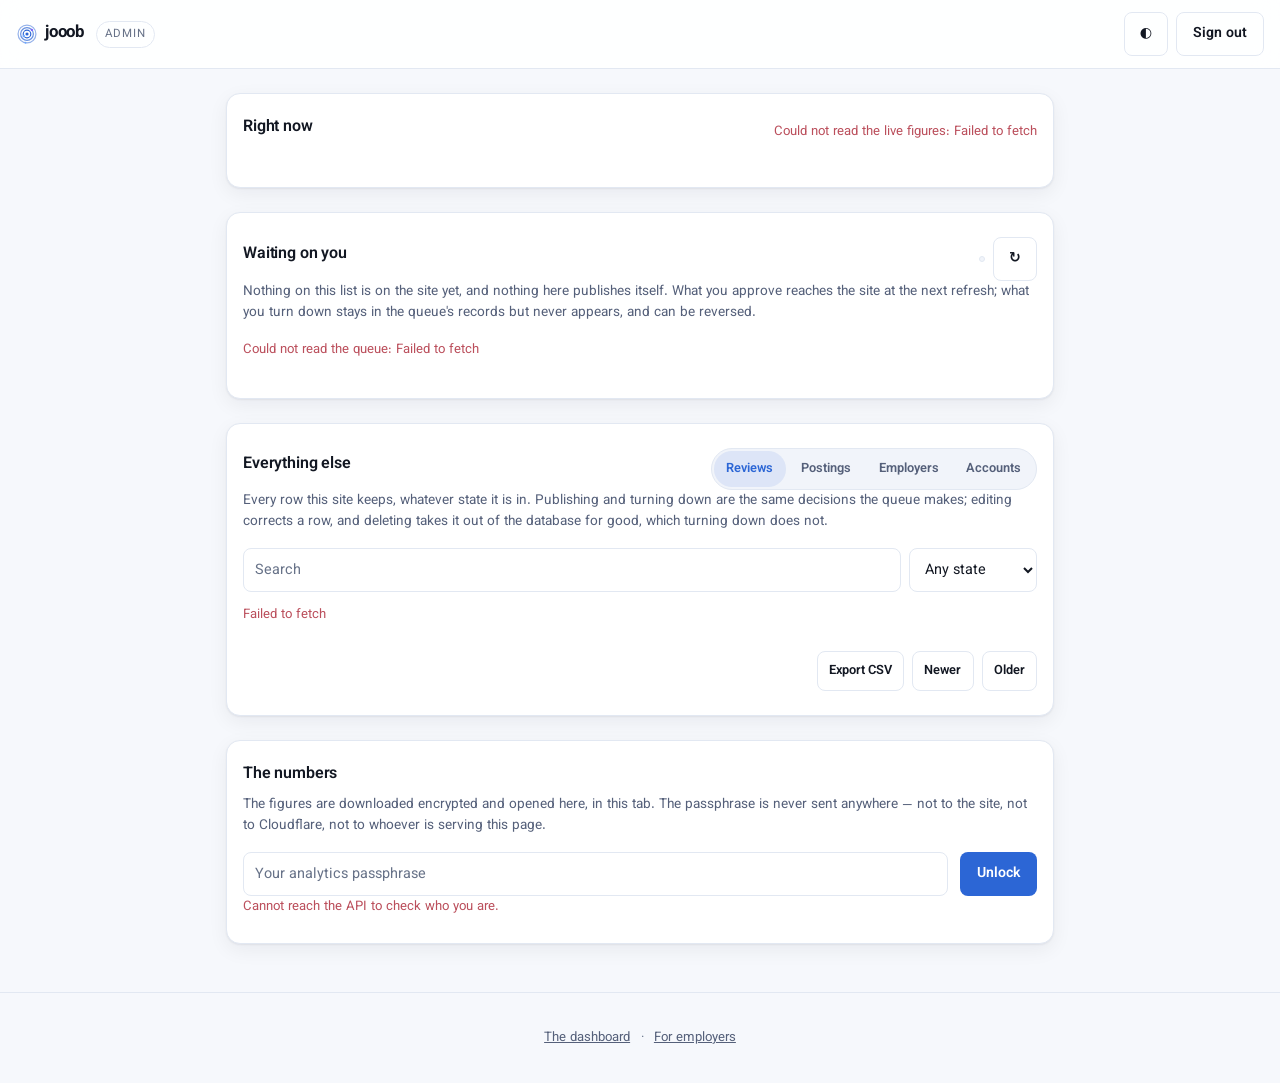
<file: admin/index.html>
<!doctype html>
<html lang="en" dir="ltr" data-theme="dark">
<head>
<meta charset="utf-8">
<meta name="viewport" content="width=device-width, initial-scale=1, viewport-fit=cover">
<meta name="color-scheme" content="dark light">
<title>jooob — admin</title>
<meta name="robots" content="noindex,nofollow">

<link rel="preconnect" href="https://fonts.googleapis.com">
<link rel="preconnect" href="https://fonts.gstatic.com" crossorigin>
<link rel="stylesheet" href="https://fonts.googleapis.com/css2?family=Vazirmatn:wght@300;400;500;600;700&family=JetBrains+Mono:wght@400;500&display=swap">
<link rel="stylesheet" href="/base.css?v=5ae010a0">
<link rel="stylesheet" href="/admin.css?v=4b5c2531">
<link rel="icon" type="image/svg+xml" href="data:image/svg+xml,%3Csvg xmlns='http://www.w3.org/2000/svg' viewBox='0 0 32 32'%3E%3Ccircle cx='16' cy='16' r='9.5' fill='none' stroke='%236ea8ff' stroke-width='3.25'/%3E%3Ccircle cx='16' cy='16' r='4' fill='%236ea8ff'/%3E%3Ccircle cx='7.8' cy='20.8' r='3' fill='%237c5cff'/%3E%3Ccircle cx='24.2' cy='11.2' r='3' fill='%237c5cff'/%3E%3C/svg%3E">

<script>
/* One account may read this page, so it starts hidden and admin.js reveals it
   once the API has said who this is. Painting first would show a stranger a box
   to guess a passphrase into, which is the one attack the design cannot answer.
   The timer is the failsafe against a check that never returns. */
document.documentElement.dataset.gate = 'checking';
setTimeout(function () { delete document.documentElement.dataset.gate; }, 5000);
</script>
<script>
/* Before the first paint, not after: the document ships dark, so a visitor who
   chose light used to watch the page arrive dark and turn. The scripts that own
   the toggle load at the end of the body, which is far too late to decide this. */
try {
  var t = localStorage.getItem('jooob.theme');
  document.documentElement.dataset.theme = t
    || (matchMedia('(prefers-color-scheme: light)').matches ? 'light' : 'dark');
} catch (e) { /* a blocked store just means the default stands */ }
</script>
</head>
<body class="ui-body">

<header class="ui-top">
  <a class="ui-brand" href="/"><svg class="brand-orbits" viewBox="0 0 64 64" aria-hidden="true">
      <style>.orb{transform-origin:32px 32px;transform-box:view-box;animation:rev linear infinite}
      .o1{animation-duration:28s}.o2{animation-duration:46s;animation-direction:reverse}
      .o3{animation-duration:72s}@keyframes rev{to{transform:rotate(360deg)}}
      @media (prefers-reduced-motion:reduce){.orb{animation:none}}</style>
      <g fill="none" stroke="currentColor" stroke-width="3.5">
        <circle cx="32" cy="32" r="11"/><circle cx="32" cy="32" r="18.5" opacity=".72"/>
        <circle cx="32" cy="32" r="26" opacity=".5"/></g>
      <circle cx="32" cy="32" r="4.5" fill="currentColor"/>
      <g class="orb o1"><circle cx="22.5" cy="37.5" r="3.6" fill="#6ea8ff"/></g>
      <g class="orb o2"><circle cx="46.2" cy="20.1" r="3.2" fill="#7c5cff"/></g>
      <g class="orb o3"><circle cx="27.5" cy="57.6" r="2.8" fill="#6ea8ff"/></g>
    </svg><span>jooob</span></a>
  <span class="ui-kicker">admin</span>
  <div class="ui-who">
    <span class="ui-row-meta" id="me"></span>
    <button type="button" class="btn ghost icon" id="theme-btn" aria-label="Switch theme">◐</button>
    <button type="button" class="btn ghost" id="signout">Sign out</button>
  </div>
</header>

<main class="ui-main">
    <h1 class="sr-only">Admin</h1>

  <section class="ui-card" id="live-card">
    <div class="ui-card-head">
      <h2 class="ui-h2">Right now</h2>
      <p class="ui-said" id="live-said" role="status"></p>
    </div>
    <div class="stat-grid" id="live-totals"></div>
    <div class="sparks" id="live-charts"></div>
  </section>

  <section class="ui-card" id="queue-card">
    <div class="ui-card-head">
      <h2 class="ui-h2">Waiting on you</h2>
      <div class="queue-tools">
        <div class="seg" id="queue-switch" role="group" aria-label="Which queue"></div>
        <button type="button" class="btn ghost icon" id="queue-refresh"
                aria-label="Check again" title="Check again">&#8635;</button>
      </div>
    </div>
    <p class="ui-sub">
      Nothing on this list is on the site yet, and nothing here publishes itself.
      What you approve reaches the site at the next refresh; what you turn down
      stays in the queue's records but never appears, and can be reversed.
    </p>
    <p class="ui-said" id="queue-said" role="status"></p>
    <ul class="ui-list queue" id="queue-list"></ul>
  </section>

  <section class="ui-card" id="manage-card">
    <div class="ui-card-head">
      <h2 class="ui-h2">Everything else</h2>
      <div class="queue-tools">
        <div class="seg" id="manage-switch" role="group" aria-label="Which records"></div>
      </div>
    </div>
    <p class="ui-sub">
      Every row this site keeps, whatever state it is in. Publishing and turning
      down are the same decisions the queue makes; editing corrects a row, and
      deleting takes it out of the database for good, which turning down does
      not.
    </p>

    <div class="manage-controls">
      <label class="sr-only" for="manage-q">Search</label>
      <input class="field" id="manage-q" type="search" placeholder="Search" autocomplete="off">
      <label class="sr-only" for="manage-state">State</label>
      <select class="field" id="manage-state"></select>
      <button type="button" class="btn ghost" id="manage-add">Write a posting</button>
    </div>

    <div id="manage-add-host"></div>
    <div class="manage-bulk" id="manage-bulk" hidden></div>
    <p class="ui-said" id="manage-said" role="status"></p>
    <div class="grid-wrap">
      <table class="grid">
        <thead id="manage-head"></thead>
        <tbody id="manage-rows"></tbody>
      </table>
    </div>
    <div class="manage-pager">
      <button type="button" class="btn ghost sm" id="manage-csv">Export CSV</button>
      <button type="button" class="btn ghost sm" id="manage-prev">Newer</button>
      <button type="button" class="btn ghost sm" id="manage-next">Older</button>
    </div>
  </section>

  <section class="ui-card" id="unlock-card">
    <h2 class="ui-h2">The numbers</h2>
    <p class="ui-sub">
      The figures are downloaded encrypted and opened here, in this tab. The
      passphrase is never sent anywhere — not to the site, not to Cloudflare, not
      to whoever is serving this page.
    </p>
    <form class="ui-form inline" id="unlock-form">
      <label class="sr-only" for="pass">Passphrase</label>
      <input class="field" id="pass" type="password" required minlength="16"
             autocomplete="current-password" placeholder="Your analytics passphrase">
      <button type="submit" class="btn primary" id="unlock">Unlock</button>
    </form>
    <p class="ui-said" id="unlock-said" role="status"></p>
  </section>

  <div id="report" hidden>
    <section class="ui-card">
      <h2 class="ui-h2">Where things stand</h2>
      <div class="stat-grid" id="totals"></div>
      <p class="ui-sub" id="built"></p>
    </section>

    <section class="ui-card">
      <h2 class="ui-h2">Visits</h2>
      <div class="bars" id="visits"></div>
    </section>

    <section class="ui-card">
      <div class="ui-card-head">
        <h2 class="ui-h2" id="top-head">What people looked for</h2>
        <div class="seg" id="top-switch" role="group" aria-label="Which list"></div>
      </div>
      <ol class="rank" id="top-list"></ol>
    </section>

    <section class="ui-card">
      <div class="ui-card-head">
        <h2 class="ui-h2">Signed-in seekers</h2>
        <button type="button" class="btn ghost" id="load-people">Load the private archive</button>
      </div>
      <p class="ui-sub">
        Addresses against skills and searches, for the people who signed in and
        asked us to remember them — which happens when they save a skill or a
        job, not when they sign in. This half is never published: it comes from a
        private bucket, needs an admin session, and is encrypted on top of both.
        It is sealed by the scheduled run, so it is up to a few hours behind the
        lists above.
      </p>
      <p class="ui-said" id="people-said" role="status"></p>
      <ul class="ui-list" id="people-list"></ul>
    </section>
  </div>
</main>

<footer class="ui-foot">
  <a href="/">The dashboard</a> · <a href="/employer">For employers</a>
</footer>

<script src="/admin.js?v=41af81e9"></script>
</body>
</html>
</file>
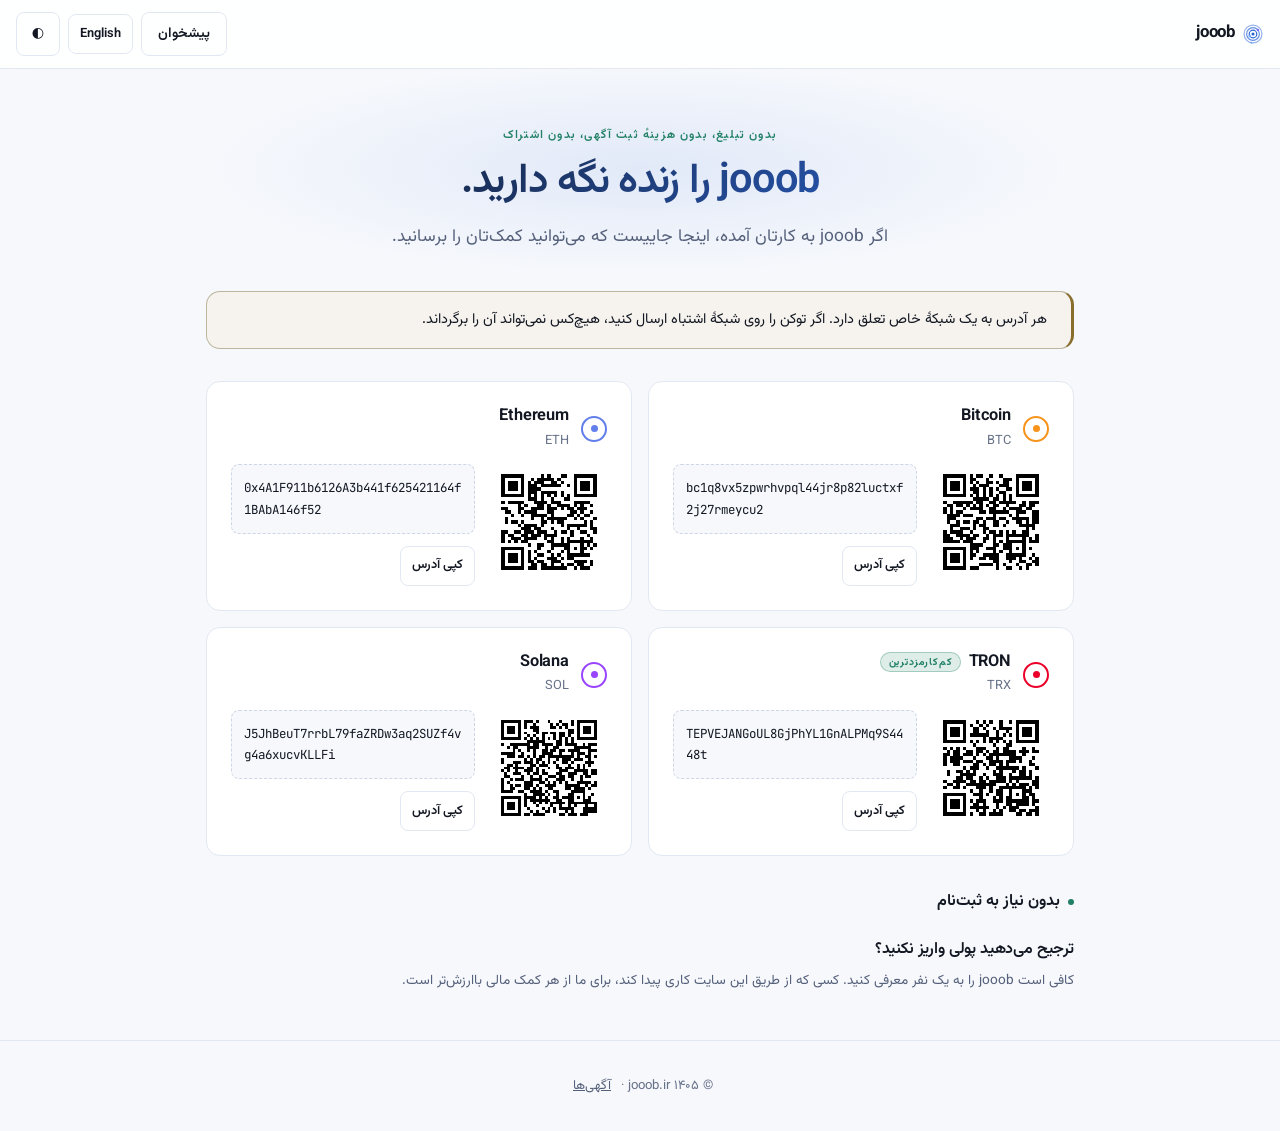
<file: donate/index.html>
<!doctype html>
<html lang="fa" dir="rtl" data-theme="dark">
<head>
<meta charset="utf-8">
<meta name="viewport" content="width=device-width, initial-scale=1, viewport-fit=cover">
<meta name="color-scheme" content="dark light">
<title data-i18n="donate.docTitle">jooob — حمایت مالی</title>
<meta name="description" data-i18n-attr="content:donate.docDescription" content="jooob رایگان است و رایگان می‌ماند.">
<link rel="canonical" href="https://jooob.ir/donate/">
<meta property="og:type" content="website">
<meta property="og:site_name" content="jooob">
<meta property="og:title" data-i18n-attr="content:donate.docTitle" content="jooob — حمایت مالی">
<meta property="og:description" data-i18n-attr="content:donate.docDescription" content="jooob رایگان است و رایگان می‌ماند.">
<meta property="og:url" content="https://jooob.ir/donate/">
<meta property="og:image" content="https://jooob.ir/og.png">
<meta property="og:image:width" content="1200">
<meta property="og:image:height" content="630">
<meta name="twitter:card" content="summary_large_image">
<meta name="twitter:title" data-i18n-attr="content:donate.docTitle" content="jooob — حمایت مالی">
<meta name="twitter:description" data-i18n-attr="content:donate.docDescription" content="jooob رایگان است و رایگان می‌ماند.">
<meta name="twitter:image" content="https://jooob.ir/og.png">
<link rel="preconnect" href="https://fonts.googleapis.com">
<link rel="preconnect" href="https://fonts.gstatic.com" crossorigin>
<link rel="stylesheet" href="https://fonts.googleapis.com/css2?family=Vazirmatn:wght@300;400;500;600;700&family=JetBrains+Mono:wght@400;500&display=swap">
<link rel="stylesheet" href="/base.css?v=5ae010a0">
<link rel="stylesheet" href="/donate.css?v=70e7d82d">
<link rel="icon" type="image/svg+xml" href="data:image/svg+xml,%3Csvg xmlns='http://www.w3.org/2000/svg' viewBox='0 0 32 32'%3E%3Ccircle cx='16' cy='16' r='9.5' fill='none' stroke='%236ea8ff' stroke-width='3.25'/%3E%3Ccircle cx='16' cy='16' r='4' fill='%236ea8ff'/%3E%3Ccircle cx='7.8' cy='20.8' r='3' fill='%237c5cff'/%3E%3Ccircle cx='24.2' cy='11.2' r='3' fill='%237c5cff'/%3E%3C/svg%3E">
<script src="/i18n.js?v=9bc6a762"></script>
</head>
<body class="ui-body">

<header class="ui-top">
  <a class="ui-brand" href="/"><svg class="brand-orbits" viewBox="0 0 64 64" aria-hidden="true">
      <style>.orb{transform-origin:32px 32px;transform-box:view-box;animation:rev linear infinite}
      .o1{animation-duration:28s}.o2{animation-duration:46s;animation-direction:reverse}
      .o3{animation-duration:72s}@keyframes rev{to{transform:rotate(360deg)}}
      @media (prefers-reduced-motion:reduce){.orb{animation:none}}</style>
      <g fill="none" stroke="currentColor" stroke-width="3.5">
        <circle cx="32" cy="32" r="11"/><circle cx="32" cy="32" r="18.5" opacity=".72"/>
        <circle cx="32" cy="32" r="26" opacity=".5"/></g>
      <circle cx="32" cy="32" r="4.5" fill="currentColor"/>
      <g class="orb o1"><circle cx="22.5" cy="37.5" r="3.6" fill="#6ea8ff"/></g>
      <g class="orb o2"><circle cx="46.2" cy="20.1" r="3.2" fill="#7c5cff"/></g>
      <g class="orb o3"><circle cx="27.5" cy="57.6" r="2.8" fill="#6ea8ff"/></g>
    </svg><span>jooob</span></a>
  <div class="ui-who">
    <a class="btn ghost" href="/dashboard" data-i18n="nav.dashboard">پیشخوان</a>
    <button type="button" class="btn ghost sm" data-lang-switch lang="en">English</button>
    <button type="button" class="btn ghost icon" id="theme-btn"
            data-i18n-attr="aria-label:nav.theme" aria-label="تغییر تم">◐</button>
  </div>
</header>

<main class="ui-main dn-main">

  <section class="dn-hero">
    <p class="dn-eyebrow" data-i18n="donate.eyebrow">بدون تبلیغ، بدون هزینهٔ ثبت آگهی، بدون اشتراک</p>
    <h1 class="ui-h1" data-i18n="donate.heading">jooob را زنده نگه دارید.</h1>
    <p class="dn-lede" data-i18n="donate.lede">اگر jooob به کارتان آمده، اینجا جاییست که می‌توانید کمک‌تان را برسانید.</p>
  </section>

  <!-- Network before coin, always. The commonest way to lose a donation is to
       send a token on one chain to an address that lives on another, and the
       only defence is to make the chain the first thing read. -->
  <p class="dn-warn" role="note" data-i18n="donate.warnBody">هر آدرس به یک شبکهٔ خاص تعلق دارد. اگر توکن را روی شبکهٔ اشتباه ارسال کنید، هیچ‌کس نمی‌تواند آن را برگرداند.</p>

  <section class="dn-grid">

    <article class="dn-card" style="--net: #f7931a">
      <header class="dn-card-head">
        <span class="dn-ring" aria-hidden="true"></span>
        <div class="dn-titles">
          <h2 class="dn-net">Bitcoin</h2>
          <p class="dn-takes" data-i18n="donate.takes.btc">BTC</p>
        </div>
      </header>
      <div class="dn-body">
        <img class="dn-qr" src="/qr/btc.svg" alt="" width="116" height="116"
             loading="lazy" decoding="async">
        <div class="dn-side">
          <p class="dn-addr" id="addr-btc" dir="ltr">bc1q8vx5zpwrhvpql44jr8p82luctxf2j27rmeycu2</p>
          <button type="button" class="btn ghost sm dn-copy" data-copy="addr-btc"
                  data-i18n="donate.copy">کپی آدرس</button>
        </div>
      </div>
    </article>

    <article class="dn-card" style="--net: #627eea">
      <header class="dn-card-head">
        <span class="dn-ring" aria-hidden="true"></span>
        <div class="dn-titles">
          <h2 class="dn-net">Ethereum</h2>
          <p class="dn-takes" data-i18n="donate.takes.eth">ETH</p>
        </div>
      </header>
      <div class="dn-body">
        <img class="dn-qr" src="/qr/eth.svg" alt="" width="116" height="116"
             loading="lazy" decoding="async">
        <div class="dn-side">
          <p class="dn-addr" id="addr-eth" dir="ltr">0x4A1F911b6126A3b441f625421164f1BAbA146f52</p>
          <button type="button" class="btn ghost sm dn-copy" data-copy="addr-eth"
                  data-i18n="donate.copy">کپی آدرس</button>
        </div>
      </div>
    </article>

    <article class="dn-card dn-pick" style="--net: #eb0029">
      <header class="dn-card-head">
        <span class="dn-ring" aria-hidden="true"></span>
        <div class="dn-titles">
          <h2 class="dn-net">TRON <span class="dn-tag" data-i18n="donate.cheapest">کم‌کارمزدترین</span></h2>
          <p class="dn-takes" data-i18n="donate.takes.trx">TRX</p>
        </div>
      </header>
      <div class="dn-body">
        <img class="dn-qr" src="/qr/trx.svg" alt="" width="116" height="116"
             loading="lazy" decoding="async">
        <div class="dn-side">
          <p class="dn-addr" id="addr-trx" dir="ltr">TEPVEJANGoUL8GjPhYL1GnALPMq9S4448t</p>
          <button type="button" class="btn ghost sm dn-copy" data-copy="addr-trx"
                  data-i18n="donate.copy">کپی آدرس</button>
        </div>
      </div>
    </article>

    <article class="dn-card" style="--net: #9945ff">
      <header class="dn-card-head">
        <span class="dn-ring" aria-hidden="true"></span>
        <div class="dn-titles">
          <h2 class="dn-net">Solana</h2>
          <p class="dn-takes" data-i18n="donate.takes.sol">SOL</p>
        </div>
      </header>
      <div class="dn-body">
        <img class="dn-qr" src="/qr/sol.svg" alt="" width="116" height="116"
             loading="lazy" decoding="async">
        <div class="dn-side">
          <p class="dn-addr" id="addr-sol" dir="ltr">J5JhBeuT7rrbL79faZRDw3aq2SUZf4vg4a6xucvKLLFi</p>
          <button type="button" class="btn ghost sm dn-copy" data-copy="addr-sol"
                  data-i18n="donate.copy">کپی آدرس</button>
        </div>
      </div>
    </article>

  </section>

  <section class="dn-note">
    <!-- a claim rather than a heading: the paragraph that used to sit under it
         was cut, and an <h2> with nothing beneath it reads as a broken section -->
    <p class="dn-claim" data-i18n="donate.anonHeading">بدون نیاز به ثبت‌نام</p>
    <h2 class="ui-h2" data-i18n="donate.shareHeading">ترجیح می‌دهید پولی واریز نکنید؟</h2>
    <p class="ui-sub" data-i18n="donate.shareBody">کافی است jooob را به یک نفر معرفی کنید. کسی که از طریق این سایت کاری پیدا کند، برای ما از هر کمک مالی باارزش‌تر است.</p>
  </section>

</main>

<footer class="ui-foot">
  <span data-i18n="footer.copyright">© ۱۴۰۵ jooob.ir</span> ·
  <a href="/feeds" data-i18n="nav.feeds">آگهی‌ها</a>
</footer>

<script src="/donate.js?v=ed3ba048"></script>
</body>
</html>
</file>
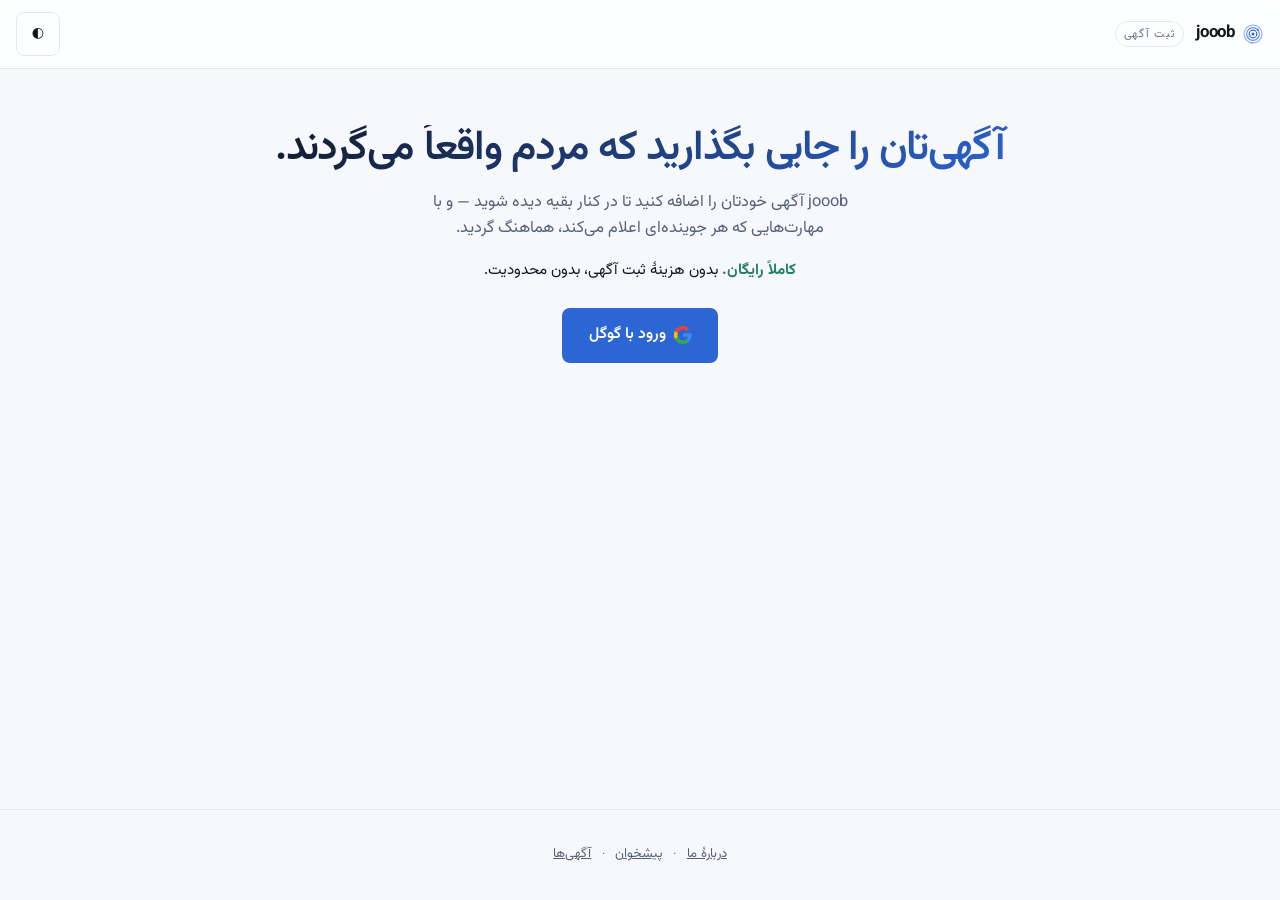
<file: employer/index.html>
<!doctype html>
<html lang="fa" dir="rtl" data-theme="dark">
<head>
<meta charset="utf-8">
<meta name="viewport" content="width=device-width, initial-scale=1, viewport-fit=cover">
<meta name="color-scheme" content="dark light">
<script src="/i18n.js?v=9bc6a762"></script>
<title data-i18n="employer.docTitle">jooob — ثبت رایگان آگهی شغلی</title>
<meta name="description" content="Post your open roles on jooob for free. Sign in with Google, claim your company, and your listing appears beside everything we scrape.">
<link rel="canonical" href="https://jooob.ir/employer/">
<meta property="og:type" content="website">
<meta property="og:site_name" content="jooob">
<meta property="og:title" content="Post a job free on jooob">
<meta property="og:description" content="Post your open roles on jooob for free. Sign in with Google, claim your company, and your listing appears beside everything we scrape.">
<meta property="og:url" content="https://jooob.ir/employer/">
<meta property="og:image" content="https://jooob.ir/og.png">
<meta property="og:image:width" content="1200">
<meta property="og:image:height" content="630">
<meta name="twitter:card" content="summary_large_image">
<meta name="twitter:title" content="Post a job free on jooob">
<meta name="twitter:description" content="Post your open roles on jooob for free. Sign in with Google, claim your company, and your listing appears beside everything we scrape.">
<meta name="twitter:image" content="https://jooob.ir/og.png">
<link rel="preconnect" href="https://fonts.googleapis.com">
<link rel="preconnect" href="https://fonts.gstatic.com" crossorigin>
<link rel="stylesheet" href="https://fonts.googleapis.com/css2?family=Vazirmatn:wght@300;400;500;600;700&family=JetBrains+Mono:wght@400;500&display=swap">
<link rel="stylesheet" href="/base.css?v=5ae010a0">
<link rel="stylesheet" href="/employer.css?v=6fc5dcff">
<link rel="icon" type="image/svg+xml" href="data:image/svg+xml,%3Csvg xmlns='http://www.w3.org/2000/svg' viewBox='0 0 32 32'%3E%3Ccircle cx='16' cy='16' r='9.5' fill='none' stroke='%236ea8ff' stroke-width='3.25'/%3E%3Ccircle cx='16' cy='16' r='4' fill='%236ea8ff'/%3E%3Ccircle cx='7.8' cy='20.8' r='3' fill='%237c5cff'/%3E%3Ccircle cx='24.2' cy='11.2' r='3' fill='%237c5cff'/%3E%3C/svg%3E">
<script>
/* Before the first paint, not after: the document ships dark, so a visitor who
   chose light used to watch the page arrive dark and turn. The scripts that own
   the toggle load at the end of the body, which is far too late to decide this. */
try {
  var t = localStorage.getItem('jooob.theme');
  document.documentElement.dataset.theme = t
    || (matchMedia('(prefers-color-scheme: light)').matches ? 'light' : 'dark');
} catch (e) { /* a blocked store just means the default stands */ }
</script>
</head>
<body class="ui-body">

<header class="ui-top">
  <a class="ui-brand" href="/"><svg class="brand-orbits" viewBox="0 0 64 64" aria-hidden="true">
      <style>.orb{transform-origin:32px 32px;transform-box:view-box;animation:rev linear infinite}
      .o1{animation-duration:28s}.o2{animation-duration:46s;animation-direction:reverse}
      .o3{animation-duration:72s}@keyframes rev{to{transform:rotate(360deg)}}
      @media (prefers-reduced-motion:reduce){.orb{animation:none}}</style>
      <g fill="none" stroke="currentColor" stroke-width="3.5">
        <circle cx="32" cy="32" r="11"/><circle cx="32" cy="32" r="18.5" opacity=".72"/>
        <circle cx="32" cy="32" r="26" opacity=".5"/></g>
      <circle cx="32" cy="32" r="4.5" fill="currentColor"/>
      <g class="orb o1"><circle cx="22.5" cy="37.5" r="3.6" fill="#6ea8ff"/></g>
      <g class="orb o2"><circle cx="46.2" cy="20.1" r="3.2" fill="#7c5cff"/></g>
      <g class="orb o3"><circle cx="27.5" cy="57.6" r="2.8" fill="#6ea8ff"/></g>
    </svg><span>jooob</span></a>
  <span class="ui-kicker" data-i18n="nav.forEmployers">ثبت آگهی</span>
  <div class="ui-who" id="who">
    <button type="button" class="btn ghost sm" data-lang-switch lang="en">English</button>
    <button type="button" class="btn ghost icon" id="theme-btn"
            data-i18n-attr="aria-label:nav.theme" aria-label="تغییر تم">◐</button>
  </div>
</header>

<main class="ui-main" id="main">

  <!-- signed out ------------------------------------------------------- -->
  <section class="emp-hero" id="signed-out" hidden>
    <h1 class="ui-h1" data-i18n="employer.heading">آگهی‌تان را جایی بگذارید که مردم واقعاً می‌گردند.</h1>
    <p class="emp-lede" data-i18n="employer.lede">jooob  آگهی خودتان را اضافه کنید تا در کنار بقیه دیده شوید — و با مهارت‌هایی که هر جوینده‌ای اعلام می‌کند، هماهنگ گردید.</p>
    <p class="emp-free"><strong data-i18n="employer.freeLead">کاملاً رایگان.</strong>
      <span data-i18n="employer.freeBody">بدون هزینهٔ ثبت آگهی، بدون محدودیت.</span></p>
    <button type="button" class="btn primary lg" id="sign-in">
      <svg class="g-mark" viewBox="0 0 18 18" aria-hidden="true" focusable="false">
        <path fill="#4285F4" d="M17.6 9.2c0-.6-.1-1.3-.2-1.9H9v3.5h4.8a4.1 4.1 0 0 1-1.8 2.7v2.2h2.9c1.7-1.6 2.7-3.9 2.7-6.5z"/>
        <path fill="#34A853" d="M9 18c2.4 0 4.5-.8 6-2.2l-2.9-2.3c-.8.6-1.9.9-3.1.9-2.4 0-4.4-1.6-5.1-3.8H.9v2.3A9 9 0 0 0 9 18z"/>
        <path fill="#FBBC05" d="M3.9 10.7a5.4 5.4 0 0 1 0-3.4V5H.9a9 9 0 0 0 0 8l3-2.3z"/>
        <path fill="#EA4335" d="M9 3.6c1.3 0 2.5.5 3.4 1.3l2.6-2.6A9 9 0 0 0 .9 5l3 2.3C4.6 5.2 6.6 3.6 9 3.6z"/>
      </svg>
      <span data-i18n="employer.google">ورود با گوگل</span>
    </button>
  </section>

  <!-- signed in -------------------------------------------------------- -->
  <div id="signed-in" hidden>

    <section class="ui-card">
      <h2 class="ui-h2" data-i18n="employer.companiesHeading">شرکت‌های شما</h2>
      <p class="ui-sub" data-i18n="employer.companiesBody">شرکتی که برایش استخدام می‌کنید را ثبت کنید. — فرایند تایید مدتی طول می‌کشد تا بررسی شود.</p>
      <ul class="ui-list" id="company-list"></ul>
      <form class="ui-form inline" id="claim-form">
        <label class="sr-only" for="claim-company" data-i18n="employer.company">شرکت</label>
        <input class="field" id="claim-company" list="company-options" required
               data-i18n-attr="placeholder:employer.claimPlaceholder" placeholder="نام شرکتتان را بنویسید…" autocomplete="off">
        <datalist id="company-options"></datalist>
        <button type="submit" class="btn primary" data-i18n="employer.claim">ثبت مالکیت</button>
      </form>
      <!-- Shown only when what was typed is not a company we hold. The website
           is what a person checks the claim against, so it is asked for here
           rather than guessed later. -->
      <div id="new-company" hidden>
        <p class="ui-sub" data-i18n="employer.newCompanyBody">این شرکت در فهرست ما نیست. نام و نشانی وبگاه آن را بنویسید تا ثبت شود؛ یک نفر آن را بررسی می‌کند.</p>
        <p class="emp-field">
          <label class="emp-label" for="new-company-site" data-i18n="employer.website">وبگاه شرکت</label>
          <input class="field" id="new-company-site" maxlength="80" placeholder="acme.ir">
        </p>
        <button type="button" class="btn primary" id="new-company-go" data-i18n="employer.registerCompany">ثبت شرکت تازه</button>
      </div>
      <p class="ui-said" id="claim-said" role="status"></p>
    </section>

    <section class="ui-card">
      <div class="ui-card-head">
        <h2 class="ui-h2" data-i18n="employer.postHeading">ثبت آگهی جدید</h2>
        <button type="button" class="btn ghost" id="post-toggle" aria-expanded="false"
                aria-controls="post-form" data-i18n="employer.newPosting">آگهی تازه</button>
      </div>
      <form class="ui-form" id="post-form" hidden>
        <input type="hidden" id="post-id">
        <div class="emp-grid">
          <p class="emp-field span-2">
            <label class="emp-label" for="f-company" data-i18n="employer.company">شرکت</label>
            <select class="field" id="f-company" required></select>
          </p>
          <p class="emp-field span-2">
            <label class="emp-label" for="f-title" data-i18n="employer.jobTitle">عنوان شغلی</label>
            <input class="field" id="f-title" required minlength="3" maxlength="120"
                   placeholder="Senior Backend Engineer">
          </p>
          <p class="emp-field">
            <label class="emp-label" for="f-family" data-i18n="employer.field">حوزهٔ کاری</label>
            <select class="field" id="f-family"></select>
          </p>
          <p class="emp-field">
            <label class="emp-label" for="f-city" data-i18n="employer.city">شهر</label>
            <input class="field" id="f-city" maxlength="80" placeholder="Tehran">
          </p>
          <p class="emp-field">
            <label class="emp-label" for="f-seniority" data-i18n="employer.seniority">سطح ارشدیت</label>
            <input class="field" id="f-seniority" maxlength="80" placeholder="Senior">
          </p>
          <p class="emp-field">
            <label class="emp-label" for="f-work" data-i18n="employer.workType">نوع همکاری</label>
            <input class="field" id="f-work" maxlength="80" placeholder="Full time">
          </p>
          <p class="emp-field">
            <label class="emp-label" for="f-min"><span data-i18n="employer.salaryFrom">حقوق از</span> <span class="emp-opt" data-i18n="employer.optional">اختیاری</span></label>
            <input class="field" id="f-min" type="number" min="0" inputmode="numeric">
          </p>
          <p class="emp-field">
            <label class="emp-label" for="f-max"><span data-i18n="employer.salaryTo">حقوق تا</span> <span class="emp-opt" data-i18n="employer.optional">اختیاری</span></label>
            <input class="field" id="f-max" type="number" min="0" inputmode="numeric">
          </p>
          <p class="emp-field span-2">
            <label class="emp-label" for="f-skills"><span data-i18n="employer.skills">مهارت‌های موردنیاز</span> <span class="emp-opt" data-i18n="employer.optional">اختیاری</span></label>
            <input class="field" id="f-skills" maxlength="600"
                   data-i18n-attr="placeholder:employer.skillsPlaceholder"
                   placeholder="Python، PostgreSQL، Docker — با ویرگول جدا کنید">
            <span class="emp-hint" data-i18n="employer.skillsHint">اگر ننویسید، از متن آگهی حدس زده می‌شود.</span>
          </p>
          <p class="emp-field span-2">
            <label class="emp-label" for="f-url"><span data-i18n="employer.applyAt">آدرس ارسال درخواست</span> <span class="emp-opt" data-i18n="employer.optional">اختیاری</span></label>
            <input class="field" id="f-url" type="url" inputmode="url"
                   placeholder="https://acme.ir/careers/backend">
          </p>
          <p class="emp-field span-2">
            <label class="emp-check" for="f-remote">
              <input type="checkbox" id="f-remote">
              <span data-i18n="employer.remote">این موقعیت دورکاری دارد</span>
            </label>
          </p>
          <p class="emp-field span-2">
            <label class="emp-label" for="f-desc" data-i18n="employer.body">شرح کامل شغل</label>
            <textarea class="field tall" id="f-desc" required minlength="80" maxlength="8000"
                      placeholder="What the role involves, what you need from someone, and what you offer. The tools and concepts you name here are what people search by."></textarea>
            <span class="emp-count" id="desc-count">0 / 8000</span>
          </p>
        </div>
        <div class="emp-actions">
          <button type="submit" class="btn primary" id="post-send" data-i18n="employer.send">ارسال برای بررسی</button>
          <button type="button" class="btn ghost" id="post-cancel" data-i18n="employer.cancel">انصراف</button>
          <span class="ui-said" id="post-said" role="status"></span>
        </div>
      </form>
    </section>

    <section class="ui-card">
      <h2 class="ui-h2" data-i18n="employer.postingsHeading">آگهی‌های شما</h2>
      <ul class="ui-list" id="posting-list"></ul>
      <p class="ui-sub" id="posting-empty" hidden data-i18n="employer.postingsEmpty">هنوز چیزی ثبت نکرده‌اید. اول شرکت را اضافه کنید، بعد اولین آگهی‌تان را منتشر کنید.</p>
    </section>
  </div>
</main>

<footer class="ui-foot">
  <a href="/" data-i18n="nav.about">دربارهٔ ما</a> ·
  <a href="/dashboard" data-i18n="nav.dashboard">پیشخوان</a> ·
  <a href="/feeds" data-i18n="nav.feeds">آگهی‌ها</a>
</footer>

<script src="/employer.js?v=92f40c8d"></script>
</body>
</html>
</file>
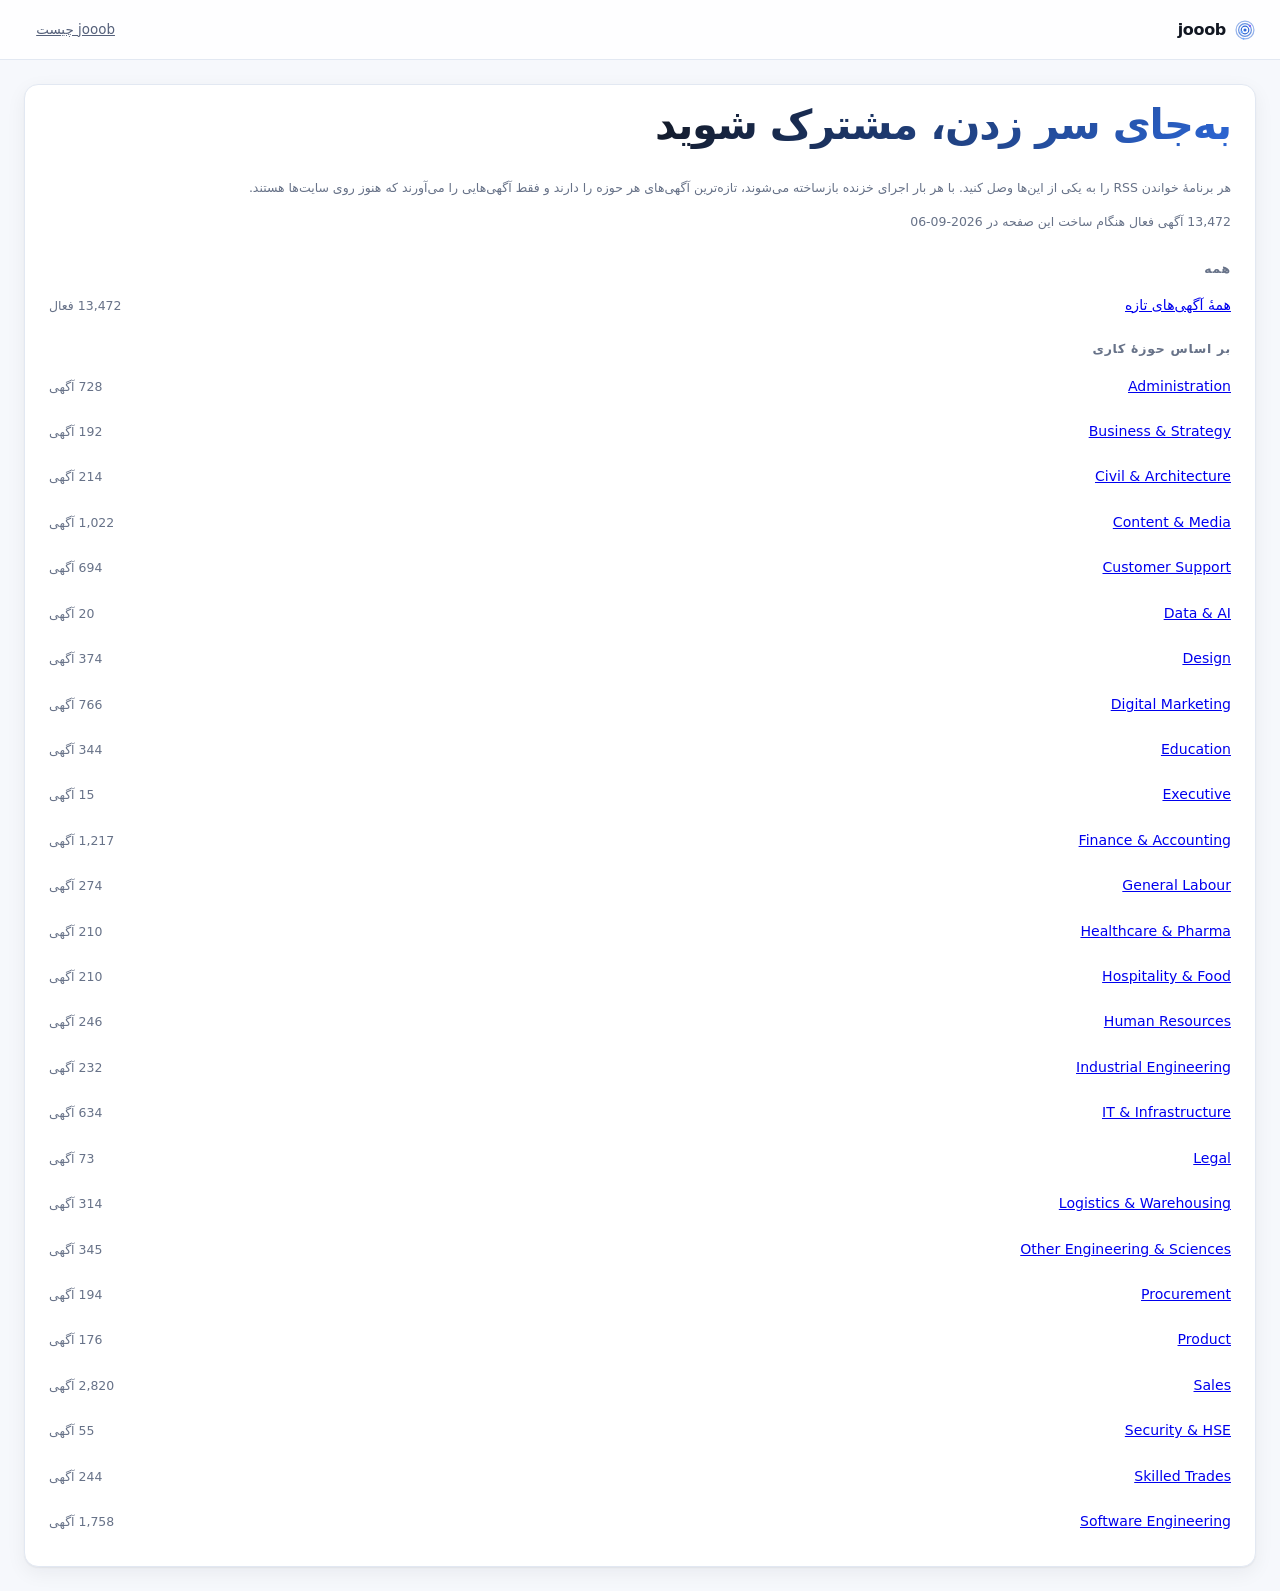
<file: feeds/index.html>
<!doctype html>
<html lang="fa" dir="rtl" data-theme="dark">
<head>
<meta charset="utf-8">
<meta name="viewport" content="width=device-width, initial-scale=1">
<title data-i18n="feeds.docTitle">jooob — آگهی‌ها</title>
<meta name="description" content="RSS feeds of new job postings, overall and per field.">
<link rel="canonical" href="https://jooob.ir/feeds/">
<meta property="og:type" content="website">
<meta property="og:site_name" content="jooob">
<meta property="og:title" content="jooob — job feeds by field">
<meta property="og:description" content="RSS feeds of new job postings, overall and per field.">
<meta property="og:url" content="https://jooob.ir/feeds/">
<meta property="og:image" content="https://jooob.ir/og.png">
<meta name="twitter:card" content="summary_large_image">
<link rel="stylesheet" href="/base.css?v=5ae010a0">
<link rel="stylesheet" href="/app.css?v=eca6fec1">
<link rel="alternate" type="application/rss+xml" title="jooob — newest postings"
      href="/feed.xml">
<link rel="icon" type="image/svg+xml" href="data:image/svg+xml,%3Csvg xmlns='http://www.w3.org/2000/svg' viewBox='0 0 32 32'%3E%3Ccircle cx='16' cy='16' r='9.5' fill='none' stroke='%236ea8ff' stroke-width='3.25'/%3E%3Ccircle cx='16' cy='16' r='4' fill='%236ea8ff'/%3E%3Ccircle cx='7.8' cy='20.8' r='3' fill='%237c5cff'/%3E%3Ccircle cx='24.2' cy='11.2' r='3' fill='%237c5cff'/%3E%3C/svg%3E">
<script>
/* the dashboard remembers the visitor's theme; this page has no other script, so
   it reads the same key rather than always showing dark */
try {
  var t = localStorage.getItem('jooob.theme');
  document.documentElement.dataset.theme = t
    || (matchMedia('(prefers-color-scheme: light)').matches ? 'light' : 'dark');
} catch (e) { /* a blocked store just means the default stands */ }
</script>
<script src="/i18n.js?v=9bc6a762"></script>
</head>
<body>
<div class="app">
  <header class="topbar">
    <div class="brand"><svg class="brand-orbits" viewBox="0 0 64 64" aria-hidden="true"><g fill="none" stroke="currentColor" stroke-width="3.5"><circle cx="32" cy="32" r="11"/><circle cx="32" cy="32" r="18.5" opacity=".72"/><circle cx="32" cy="32" r="26" opacity=".5"/></g><circle cx="32" cy="32" r="4.5" fill="currentColor"/><circle cx="22.5" cy="37.5" r="3.6" fill="#6ea8ff"/><circle cx="46.2" cy="20.1" r="3.2" fill="#7c5cff"/><circle cx="27.5" cy="57.6" r="2.8" fill="#6ea8ff"/></svg>
      <span class="brand-name">jooob</span></div>
    <div class="topbar-actions"><a class="ghost-btn text" href="/" data-i18n="feeds.whatIs">jooob چیست</a></div>
  </header>
  <main class="main">
    <section class="card span-12">
      <header class="card-head">
        <h1 class="ui-h1" data-i18n="feeds.heading">به‌جای سر زدن، مشترک شوید</h1>
        <p class="card-sub" data-i18n="feeds.lede">هر برنامهٔ خواندن RSS را به یکی از این‌ها وصل کنید. با هر بار اجرای خزنده بازساخته می‌شوند، تازه‌ترین آگهی‌های هر حوزه را دارند و فقط آگهی‌هایی را می‌آورند که هنوز روی سایت‌ها هستند.</p>
        <p class="card-sub">13,472 <span data-i18n="feeds.builtOn">آگهی فعال هنگام ساخت این صفحه در</span> 2026-09-06</p>
      </header>
      <h3 class="drawer-h" data-i18n="feeds.everything">همه</h3>
      <ul class="drawer-list">
        <li><a href="/feed.xml" data-i18n="feeds.allNew">همهٔ آگهی‌های تازه</a>
          <span class="drawer-note">13,472 <span data-i18n="feeds.live">فعال</span></span></li>
      </ul>
      <h3 class="drawer-h" data-i18n="feeds.byField">بر اساس حوزهٔ کاری</h3>
      <ul class="drawer-list">
    <li><a href="/feed/administration.xml">Administration</a><span class="drawer-note">728 <span data-i18n="feeds.postings">آگهی</span></span></li>
    <li><a href="/feed/business-and-strategy.xml">Business &amp; Strategy</a><span class="drawer-note">192 <span data-i18n="feeds.postings">آگهی</span></span></li>
    <li><a href="/feed/civil-and-architecture.xml">Civil &amp; Architecture</a><span class="drawer-note">214 <span data-i18n="feeds.postings">آگهی</span></span></li>
    <li><a href="/feed/content-and-media.xml">Content &amp; Media</a><span class="drawer-note">1,022 <span data-i18n="feeds.postings">آگهی</span></span></li>
    <li><a href="/feed/customer-support.xml">Customer Support</a><span class="drawer-note">694 <span data-i18n="feeds.postings">آگهی</span></span></li>
    <li><a href="/feed/data-and-ai.xml">Data &amp; AI</a><span class="drawer-note">20 <span data-i18n="feeds.postings">آگهی</span></span></li>
    <li><a href="/feed/design.xml">Design</a><span class="drawer-note">374 <span data-i18n="feeds.postings">آگهی</span></span></li>
    <li><a href="/feed/digital-marketing.xml">Digital Marketing</a><span class="drawer-note">766 <span data-i18n="feeds.postings">آگهی</span></span></li>
    <li><a href="/feed/education.xml">Education</a><span class="drawer-note">344 <span data-i18n="feeds.postings">آگهی</span></span></li>
    <li><a href="/feed/executive.xml">Executive</a><span class="drawer-note">15 <span data-i18n="feeds.postings">آگهی</span></span></li>
    <li><a href="/feed/finance-and-accounting.xml">Finance &amp; Accounting</a><span class="drawer-note">1,217 <span data-i18n="feeds.postings">آگهی</span></span></li>
    <li><a href="/feed/general-labour.xml">General Labour</a><span class="drawer-note">274 <span data-i18n="feeds.postings">آگهی</span></span></li>
    <li><a href="/feed/healthcare-and-pharma.xml">Healthcare &amp; Pharma</a><span class="drawer-note">210 <span data-i18n="feeds.postings">آگهی</span></span></li>
    <li><a href="/feed/hospitality-and-food.xml">Hospitality &amp; Food</a><span class="drawer-note">210 <span data-i18n="feeds.postings">آگهی</span></span></li>
    <li><a href="/feed/human-resources.xml">Human Resources</a><span class="drawer-note">246 <span data-i18n="feeds.postings">آگهی</span></span></li>
    <li><a href="/feed/industrial-engineering.xml">Industrial Engineering</a><span class="drawer-note">232 <span data-i18n="feeds.postings">آگهی</span></span></li>
    <li><a href="/feed/it-and-infrastructure.xml">IT &amp; Infrastructure</a><span class="drawer-note">634 <span data-i18n="feeds.postings">آگهی</span></span></li>
    <li><a href="/feed/legal.xml">Legal</a><span class="drawer-note">73 <span data-i18n="feeds.postings">آگهی</span></span></li>
    <li><a href="/feed/logistics-and-warehousing.xml">Logistics &amp; Warehousing</a><span class="drawer-note">314 <span data-i18n="feeds.postings">آگهی</span></span></li>
    <li><a href="/feed/other-engineering-and-sciences.xml">Other Engineering &amp; Sciences</a><span class="drawer-note">345 <span data-i18n="feeds.postings">آگهی</span></span></li>
    <li><a href="/feed/procurement.xml">Procurement</a><span class="drawer-note">194 <span data-i18n="feeds.postings">آگهی</span></span></li>
    <li><a href="/feed/product.xml">Product</a><span class="drawer-note">176 <span data-i18n="feeds.postings">آگهی</span></span></li>
    <li><a href="/feed/sales.xml">Sales</a><span class="drawer-note">2,820 <span data-i18n="feeds.postings">آگهی</span></span></li>
    <li><a href="/feed/security-and-hse.xml">Security &amp; HSE</a><span class="drawer-note">55 <span data-i18n="feeds.postings">آگهی</span></span></li>
    <li><a href="/feed/skilled-trades.xml">Skilled Trades</a><span class="drawer-note">244 <span data-i18n="feeds.postings">آگهی</span></span></li>
    <li><a href="/feed/software-engineering.xml">Software Engineering</a><span class="drawer-note">1,758 <span data-i18n="feeds.postings">آگهی</span></span></li>
      </ul>
    </section>
  </main>
</div>
</body>
</html>
</file>
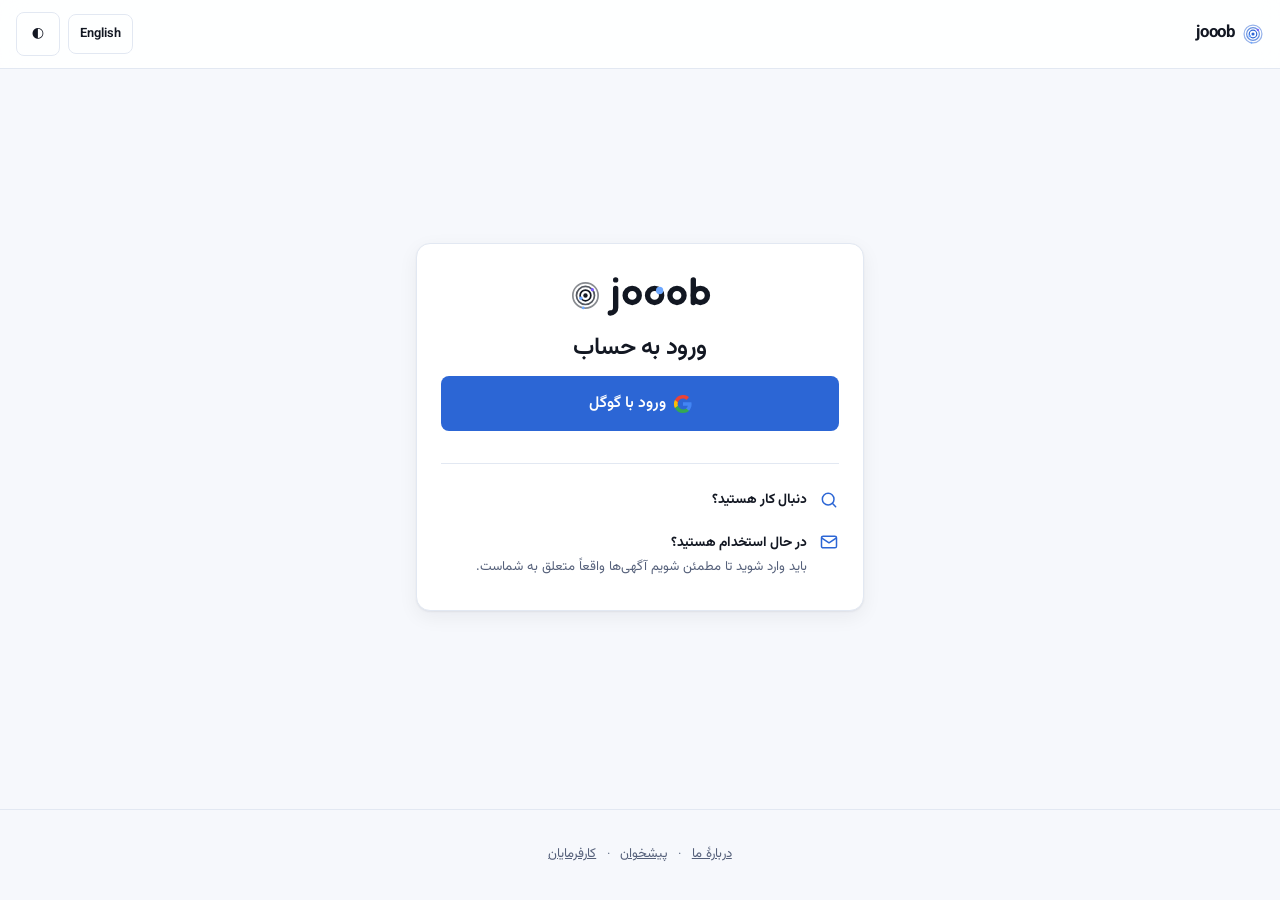
<file: login/index.html>
<!doctype html>
<html lang="fa" dir="rtl" data-theme="dark">
<head>
<meta charset="utf-8">
<meta name="viewport" content="width=device-width, initial-scale=1, viewport-fit=cover">
<meta name="color-scheme" content="dark light">
<script src="/i18n.js?v=9bc6a762"></script>
<title data-i18n="login.docTitle">jooob — ورود</title>
<meta name="description" content="Sign in to jooob with Google. No password to choose, no confirmation email to wait for, and nothing to reset.">
<meta name="robots" content="noindex,follow">

<link rel="preconnect" href="https://fonts.googleapis.com">
<link rel="preconnect" href="https://fonts.gstatic.com" crossorigin>
<link rel="stylesheet" href="https://fonts.googleapis.com/css2?family=Vazirmatn:wght@300;400;500;600;700&family=JetBrains+Mono:wght@400;500&display=swap">
<link rel="stylesheet" href="/base.css?v=5ae010a0">
<link rel="stylesheet" href="/login.css?v=0f97af16">
<link rel="icon" type="image/svg+xml" href="data:image/svg+xml,%3Csvg xmlns='http://www.w3.org/2000/svg' viewBox='0 0 32 32'%3E%3Ccircle cx='16' cy='16' r='9.5' fill='none' stroke='%236ea8ff' stroke-width='3.25'/%3E%3Ccircle cx='16' cy='16' r='4' fill='%236ea8ff'/%3E%3Ccircle cx='7.8' cy='20.8' r='3' fill='%237c5cff'/%3E%3Ccircle cx='24.2' cy='11.2' r='3' fill='%237c5cff'/%3E%3C/svg%3E">
<script>
/* Before the first paint, not after: the document ships dark, so a visitor who
   chose light used to watch the page arrive dark and turn. The scripts that own
   the toggle load at the end of the body, which is far too late to decide this. */
try {
  var t = localStorage.getItem('jooob.theme');
  document.documentElement.dataset.theme = t
    || (matchMedia('(prefers-color-scheme: light)').matches ? 'light' : 'dark');
} catch (e) { /* a blocked store just means the default stands */ }
</script>
</head>
<body class="ui-body">

<header class="ui-top">
  <a class="ui-brand" href="/"><svg class="brand-orbits" viewBox="0 0 64 64" aria-hidden="true">
      <style>.orb{transform-origin:32px 32px;transform-box:view-box;animation:rev linear infinite}
      .o1{animation-duration:28s}.o2{animation-duration:46s;animation-direction:reverse}
      .o3{animation-duration:72s}@keyframes rev{to{transform:rotate(360deg)}}
      @media (prefers-reduced-motion:reduce){.orb{animation:none}}</style>
      <g fill="none" stroke="currentColor" stroke-width="3.5">
        <circle cx="32" cy="32" r="11"/><circle cx="32" cy="32" r="18.5" opacity=".72"/>
        <circle cx="32" cy="32" r="26" opacity=".5"/></g>
      <circle cx="32" cy="32" r="4.5" fill="currentColor"/>
      <g class="orb o1"><circle cx="22.5" cy="37.5" r="3.6" fill="#6ea8ff"/></g>
      <g class="orb o2"><circle cx="46.2" cy="20.1" r="3.2" fill="#7c5cff"/></g>
      <g class="orb o3"><circle cx="27.5" cy="57.6" r="2.8" fill="#6ea8ff"/></g>
    </svg><span>jooob</span></a>
  <div class="ui-who">
    <button type="button" class="btn ghost sm" data-lang-switch lang="en">English</button>
    <button type="button" class="btn ghost icon" id="theme-btn"
            data-i18n-attr="aria-label:nav.theme" aria-label="تغییر تم">◐</button>
  </div>
</header>

<main class="ui-main li-main">

  <section class="ui-card li-card">

    <!-- signing in ---------------------------------------------------- -->
    <div id="signed-out" hidden>
      <svg class="li-lockup" viewBox="0 0 304 84" role="img" aria-label="jooob">
  <title id="jl-t">jooob</title>
  <desc id="jl-d">jooob lockup: three concentric orbits with small bodies beside the lowercase wordmark jooob, drawn as geometric monoline letterforms.</desc>
  <g transform="translate(8 8)">
    <g fill="none" stroke="currentColor" stroke-width="3.5">
      <circle cx="32" cy="32" r="11"/>
      <circle cx="32" cy="32" r="18.5" opacity=".72"/>
      <circle cx="32" cy="32" r="26" opacity=".5"/>
    </g>
    <circle cx="32" cy="32" r="4.5" fill="currentColor"/>
    <circle cx="22.5" cy="37.5" r="3.6" fill="#6ea8ff"/>
    <circle cx="46.2" cy="20.1" r="3.2" fill="#7c5cff"/>
    <circle cx="27.5" cy="57.6" r="2.8" fill="#6ea8ff"/>
  </g>
  <g fill="none" stroke="currentColor" stroke-width="11" stroke-linecap="round">
    <path d="M102 25.5 V65 A11 11 0 0 1 91 76"/>
    <circle cx="136" cy="40" r="14.5"/>
    <circle cx="182" cy="40" r="14.5"/>
    <circle cx="228" cy="40" r="14.5"/>
    <path d="M261.5 8 V54.5"/>
    <circle cx="276" cy="40" r="14.5"/>
  </g>
  <circle cx="102" cy="8" r="5.5" fill="currentColor"/>
  <circle cx="192.3" cy="29.8" r="7.5" fill="#6ea8ff"/>
</svg>
      <h1 class="li-h1" data-i18n="login.heading">ورود به حساب</h1>

      <button type="button" class="btn primary lg li-google" id="sign-in">
        <svg class="g-mark" viewBox="0 0 18 18" aria-hidden="true" focusable="false">
          <path fill="#4285F4" d="M17.6 9.2c0-.6-.1-1.3-.2-1.9H9v3.5h4.8a4.1 4.1 0 0 1-1.8 2.7v2.2h2.9c1.7-1.6 2.7-3.9 2.7-6.5z"/>
          <path fill="#34A853" d="M9 18c2.4 0 4.5-.8 6-2.2l-2.9-2.3c-.8.6-1.9.9-3.1.9-2.4 0-4.4-1.6-5.1-3.8H.9v2.3A9 9 0 0 0 9 18z"/>
          <path fill="#FBBC05" d="M3.9 10.7a5.4 5.4 0 0 1 0-3.4V5H.9a9 9 0 0 0 0 8l3-2.3z"/>
          <path fill="#EA4335" d="M9 3.6c1.3 0 2.5.5 3.4 1.3l2.6-2.6A9 9 0 0 0 .9 5l3 2.3C4.6 5.2 6.6 3.6 9 3.6z"/>
        </svg>
        <span data-i18n="login.google">ورود با گوگل</span>
      </button>

      <div class="li-why">
        <div class="li-why-row">
          <svg class="li-why-icon" viewBox="0 0 24 24" aria-hidden="true" fill="none"
               stroke="currentColor" stroke-width="1.8" stroke-linecap="round">
            <circle cx="11" cy="11" r="7"/><path d="M20 20l-4-4"/></svg>
          <div>
            <strong data-i18n="login.seekerHeading">دنبال کار هستید؟</strong>
          </div>
        </div>
        <div class="li-why-row">
          <svg class="li-why-icon" viewBox="0 0 24 24" aria-hidden="true" fill="none"
               stroke="currentColor" stroke-width="1.8" stroke-linejoin="round">
            <rect x="3" y="5" width="18" height="14" rx="2"/><path d="M3 7l9 6 9-6"/></svg>
          <div>
            <strong data-i18n="login.hiringHeading">در حال استخدام هستید؟</strong>
            <span data-i18n="login.hiringBody">باید وارد شوید تا مطمئن شویم آگهی‌ها واقعاً متعلق به شماست.</span>
          </div>
        </div>
      </div>
    </div>

    <!-- already signed in --------------------------------------------- -->
    <div id="signed-in" hidden>
      <h1 class="li-h1" data-i18n="login.signedIn">وارد شده‌اید</h1>
      <p class="ui-sub li-lede"><span data-i18n="login.as">با حساب</span> <strong id="who-email" dir="ltr"></strong></p>
      <div class="li-actions">
        <a class="btn primary" id="continue" href="/dashboard" data-i18n="login.continue">ادامه</a>
        <button type="button" class="btn ghost" id="sign-out" data-i18n="login.signout">خروج</button>
      </div>
    </div>

    <p class="ui-said" id="said" role="status"></p>
  </section>
</main>

<footer class="ui-foot">
  <a href="/" data-i18n="nav.about">دربارهٔ ما</a> ·
  <a href="/dashboard" data-i18n="nav.dashboard">پیشخوان</a> ·
  <a href="/employer" data-i18n="nav.employers">کارفرمایان</a>
</footer>

<script src="/login.js?v=e3b486ed"></script>
</body>
</html>
</file>
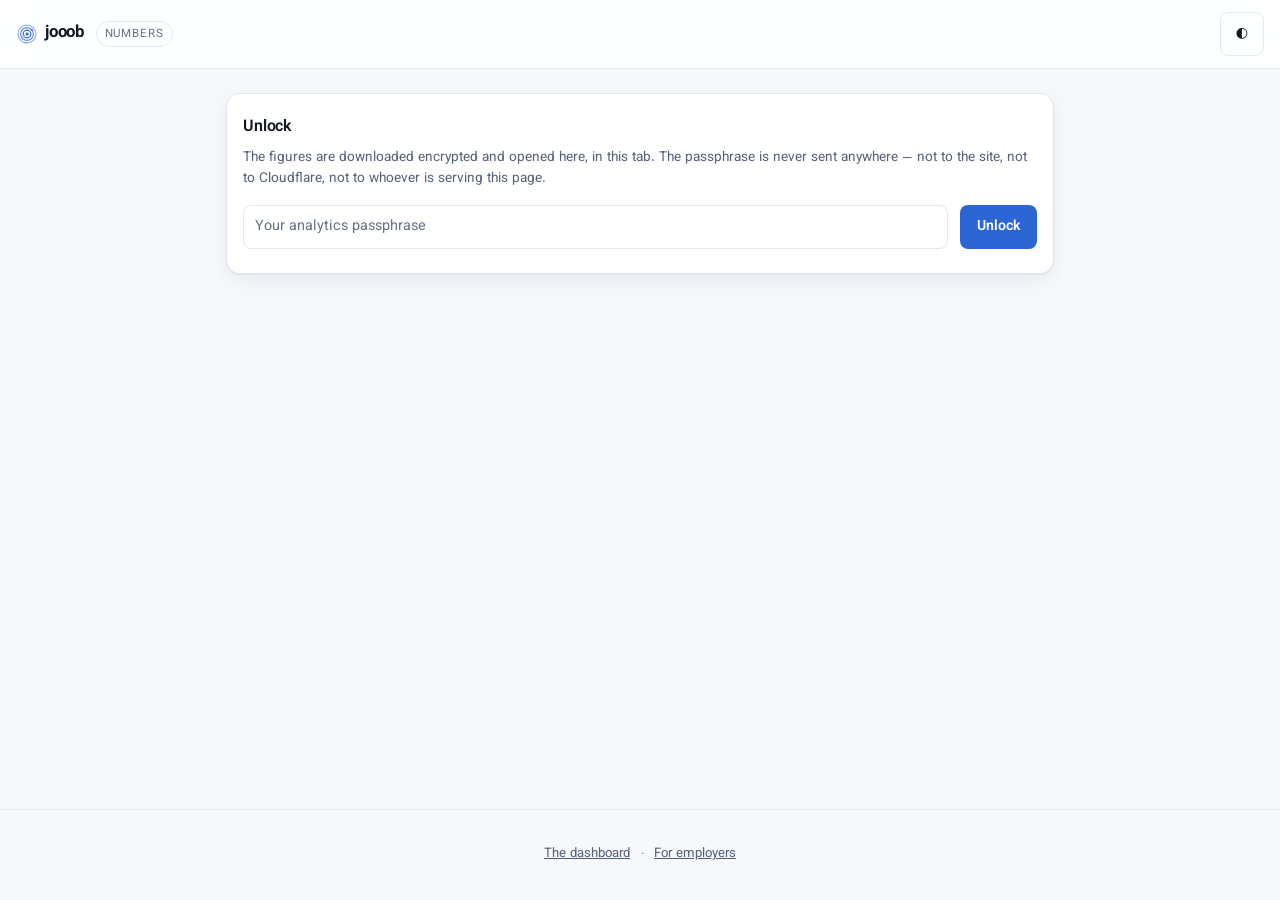
<file: admin.html>
<!doctype html>
<html lang="en" dir="ltr" data-theme="dark">
<head>
<meta charset="utf-8">
<meta name="viewport" content="width=device-width, initial-scale=1, viewport-fit=cover">
<meta name="color-scheme" content="dark light">
<title>jooob — numbers</title>
<meta name="robots" content="noindex,nofollow">

<link rel="preconnect" href="https://fonts.googleapis.com">
<link rel="preconnect" href="https://fonts.gstatic.com" crossorigin>
<link rel="stylesheet" href="https://fonts.googleapis.com/css2?family=Vazirmatn:wght@300;400;500;600;700&family=JetBrains+Mono:wght@400;500&display=swap">
<link rel="stylesheet" href="base.css?v=d8dc3828">
<link rel="stylesheet" href="admin.css?v=9724bf08">
<link rel="icon" type="image/svg+xml" href="data:image/svg+xml,%3Csvg xmlns='http://www.w3.org/2000/svg' viewBox='0 0 32 32'%3E%3Ccircle cx='16' cy='16' r='9.5' fill='none' stroke='%236ea8ff' stroke-width='3.25'/%3E%3Ccircle cx='16' cy='16' r='4' fill='%236ea8ff'/%3E%3Ccircle cx='7.8' cy='20.8' r='3' fill='%237c5cff'/%3E%3Ccircle cx='24.2' cy='11.2' r='3' fill='%237c5cff'/%3E%3C/svg%3E">
</head>
<body class="ui-body">

<header class="ui-top">
  <a class="ui-brand" href="./"><svg class="brand-orbits" viewBox="0 0 64 64" aria-hidden="true">
      <style>.orb{transform-origin:32px 32px;transform-box:view-box;animation:rev linear infinite}
      .o1{animation-duration:28s}.o2{animation-duration:46s;animation-direction:reverse}
      .o3{animation-duration:72s}@keyframes rev{to{transform:rotate(360deg)}}
      @media (prefers-reduced-motion:reduce){.orb{animation:none}}</style>
      <g fill="none" stroke="currentColor" stroke-width="3.5">
        <circle cx="32" cy="32" r="11"/><circle cx="32" cy="32" r="18.5" opacity=".72"/>
        <circle cx="32" cy="32" r="26" opacity=".5"/></g>
      <circle cx="32" cy="32" r="4.5" fill="currentColor"/>
      <g class="orb o1"><circle cx="22.5" cy="37.5" r="3.6" fill="#6ea8ff"/></g>
      <g class="orb o2"><circle cx="46.2" cy="20.1" r="3.2" fill="#7c5cff"/></g>
      <g class="orb o3"><circle cx="27.5" cy="57.6" r="2.8" fill="#6ea8ff"/></g>
    </svg><span>jooob</span></a>
  <span class="ui-kicker">numbers</span>
  <div class="ui-who">
    <button type="button" class="btn ghost icon" id="theme-btn" aria-label="Switch theme">◐</button>
  </div>
</header>

<main class="ui-main">

  <section class="ui-card" id="unlock-card">
    <h2 class="ui-h2">Unlock</h2>
    <p class="ui-sub">
      The figures are downloaded encrypted and opened here, in this tab. The
      passphrase is never sent anywhere — not to the site, not to Cloudflare, not
      to whoever is serving this page.
    </p>
    <form class="ui-form inline" id="unlock-form">
      <label class="sr-only" for="pass">Passphrase</label>
      <input class="field" id="pass" type="password" required minlength="16"
             autocomplete="current-password" placeholder="Your analytics passphrase">
      <button type="submit" class="btn primary" id="unlock">Unlock</button>
    </form>
    <p class="ui-said" id="unlock-said" role="status"></p>
  </section>

  <div id="report" hidden>
    <section class="ui-card">
      <h2 class="ui-h2">Where things stand</h2>
      <div class="stat-grid" id="totals"></div>
      <p class="ui-sub" id="built"></p>
    </section>

    <section class="ui-card">
      <h2 class="ui-h2">Visits</h2>
      <div class="bars" id="visits"></div>
    </section>

    <section class="ui-card">
      <div class="ui-card-head">
        <h2 class="ui-h2">What people looked for</h2>
        <div class="seg" id="top-switch" role="group" aria-label="Which list"></div>
      </div>
      <ol class="rank" id="top-list"></ol>
    </section>

    <section class="ui-card">
      <div class="ui-card-head">
        <h2 class="ui-h2">Signed-in seekers</h2>
        <button type="button" class="btn ghost" id="load-people">Load the private archive</button>
      </div>
      <p class="ui-sub">
        Addresses against skills and searches, for the people who signed in and
        asked us to remember them. This half is never published: it comes from a
        private bucket, needs an admin session, and is encrypted on top of both.
      </p>
      <p class="ui-said" id="people-said" role="status"></p>
      <ul class="ui-list" id="people-list"></ul>
    </section>
  </div>
</main>

<footer class="ui-foot">
  <a href="./">The dashboard</a> · <a href="employer.html">For employers</a>
</footer>

<script src="admin.js?v=0b36a417"></script>
</body>
</html>
</file>
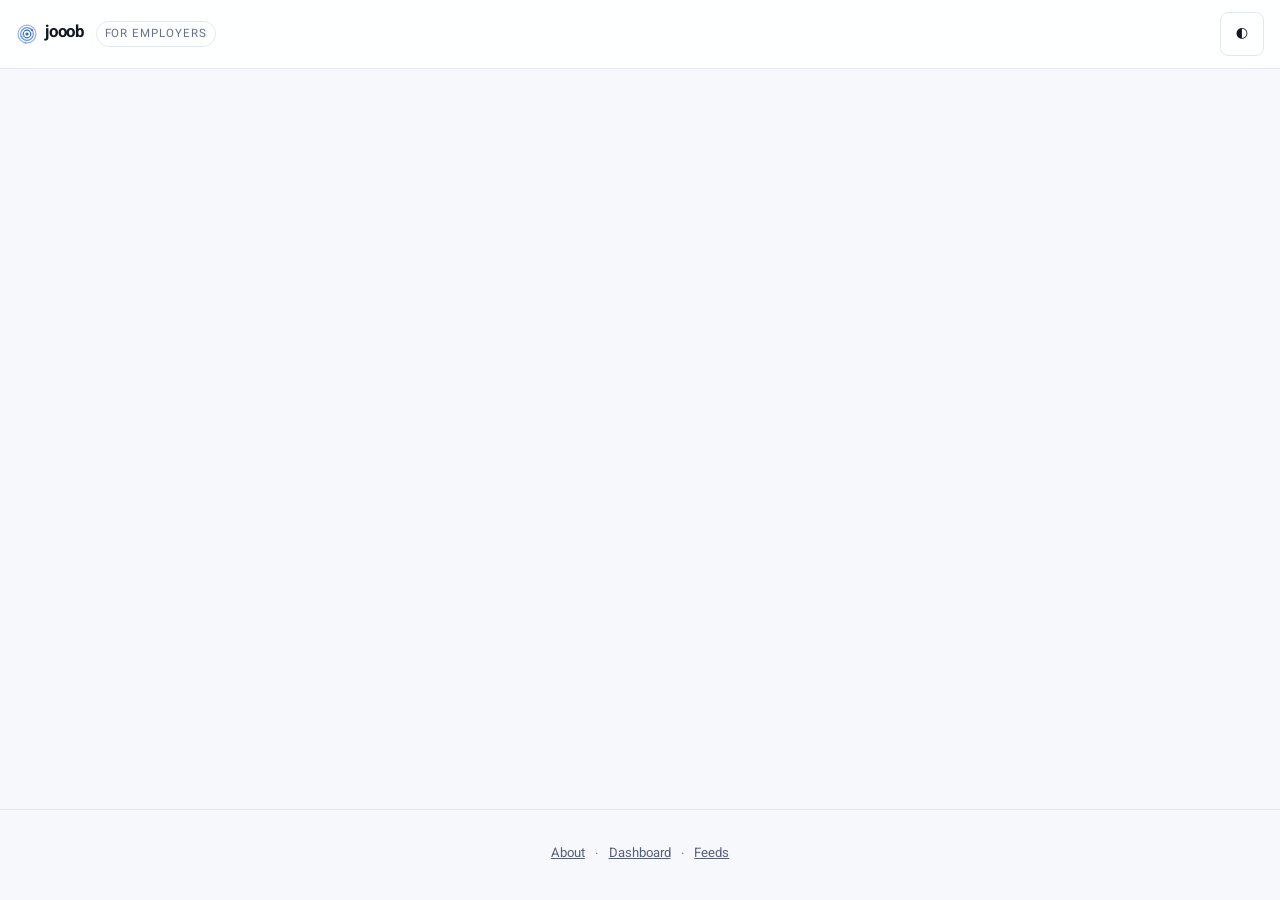
<file: employer.html>
<!doctype html>
<html lang="en" dir="ltr" data-theme="dark">
<head>
<meta charset="utf-8">
<meta name="viewport" content="width=device-width, initial-scale=1, viewport-fit=cover">
<meta name="color-scheme" content="dark light">
<title>jooob — post a job, free</title>
<meta name="description" content="Post your open roles on jooob for free. Sign in with Google, claim your company, and your listing appears beside everything we scrape.">

<link rel="preconnect" href="https://fonts.googleapis.com">
<link rel="preconnect" href="https://fonts.gstatic.com" crossorigin>
<link rel="stylesheet" href="https://fonts.googleapis.com/css2?family=Vazirmatn:wght@300;400;500;600;700&family=JetBrains+Mono:wght@400;500&display=swap">
<link rel="stylesheet" href="base.css?v=d8dc3828">
<link rel="stylesheet" href="employer.css?v=6fc5dcff">
<link rel="icon" type="image/svg+xml" href="data:image/svg+xml,%3Csvg xmlns='http://www.w3.org/2000/svg' viewBox='0 0 32 32'%3E%3Ccircle cx='16' cy='16' r='9.5' fill='none' stroke='%236ea8ff' stroke-width='3.25'/%3E%3Ccircle cx='16' cy='16' r='4' fill='%236ea8ff'/%3E%3Ccircle cx='7.8' cy='20.8' r='3' fill='%237c5cff'/%3E%3Ccircle cx='24.2' cy='11.2' r='3' fill='%237c5cff'/%3E%3C/svg%3E">
</head>
<body class="ui-body">

<header class="ui-top">
  <a class="ui-brand" href="./"><svg class="brand-orbits" viewBox="0 0 64 64" aria-hidden="true">
      <style>.orb{transform-origin:32px 32px;transform-box:view-box;animation:rev linear infinite}
      .o1{animation-duration:28s}.o2{animation-duration:46s;animation-direction:reverse}
      .o3{animation-duration:72s}@keyframes rev{to{transform:rotate(360deg)}}
      @media (prefers-reduced-motion:reduce){.orb{animation:none}}</style>
      <g fill="none" stroke="currentColor" stroke-width="3.5">
        <circle cx="32" cy="32" r="11"/><circle cx="32" cy="32" r="18.5" opacity=".72"/>
        <circle cx="32" cy="32" r="26" opacity=".5"/></g>
      <circle cx="32" cy="32" r="4.5" fill="currentColor"/>
      <g class="orb o1"><circle cx="22.5" cy="37.5" r="3.6" fill="#6ea8ff"/></g>
      <g class="orb o2"><circle cx="46.2" cy="20.1" r="3.2" fill="#7c5cff"/></g>
      <g class="orb o3"><circle cx="27.5" cy="57.6" r="2.8" fill="#6ea8ff"/></g>
    </svg><span>jooob</span></a>
  <span class="ui-kicker">for employers</span>
  <div class="ui-who" id="who">
    <button type="button" class="btn ghost icon" id="theme-btn" aria-label="Switch theme">◐</button>
  </div>
</header>

<main class="ui-main" id="main">

  <!-- signed out ------------------------------------------------------- -->
  <section class="emp-hero" id="signed-out" hidden>
    <h1 class="ui-h1">Post your jobs where people are actually looking.</h1>
    <p class="emp-lede">
      jooob already tracks what employers are hiring for across two job boards.
      Add your own roles and they appear beside everything we scrape — matched
      against what each person says they can do.
    </p>
    <p class="emp-free"><strong>Free.</strong> No listing fee, no seat count, no trial.</p>
    <button type="button" class="btn primary lg" id="sign-in">
      <svg class="g-mark" viewBox="0 0 18 18" aria-hidden="true" focusable="false">
        <path fill="#4285F4" d="M17.6 9.2c0-.6-.1-1.3-.2-1.9H9v3.5h4.8a4.1 4.1 0 0 1-1.8 2.7v2.2h2.9c1.7-1.6 2.7-3.9 2.7-6.5z"/>
        <path fill="#34A853" d="M9 18c2.4 0 4.5-.8 6-2.2l-2.9-2.3c-.8.6-1.9.9-3.1.9-2.4 0-4.4-1.6-5.1-3.8H.9v2.3A9 9 0 0 0 9 18z"/>
        <path fill="#FBBC05" d="M3.9 10.7a5.4 5.4 0 0 1 0-3.4V5H.9a9 9 0 0 0 0 8l3-2.3z"/>
        <path fill="#EA4335" d="M9 3.6c1.3 0 2.5.5 3.4 1.3l2.6-2.6A9 9 0 0 0 .9 5l3 2.3C4.6 5.2 6.6 3.6 9 3.6z"/>
      </svg>
      Continue with Google
    </button>
    <p class="ui-note">
      We ask Google for your email address and nothing else. There is no password
      to choose, no confirmation mail to wait for, and nothing to reset.
    </p>
  </section>

  <!-- signed in -------------------------------------------------------- -->
  <div id="signed-in" hidden>

    <section class="ui-card">
      <h2 class="ui-h2">Your companies</h2>
      <p class="ui-sub">
        Claim the company you hire for. If your email is at the company's own
        domain, it is approved straight away — otherwise a person checks it.
      </p>
      <ul class="ui-list" id="company-list"></ul>
      <form class="ui-form inline" id="claim-form">
        <label class="sr-only" for="claim-company">Company</label>
        <input class="field" id="claim-company" list="company-options" required
               placeholder="Start typing your company's name…" autocomplete="off">
        <datalist id="company-options"></datalist>
        <button type="submit" class="btn primary">Claim</button>
      </form>
      <p class="ui-said" id="claim-said" role="status"></p>
    </section>

    <section class="ui-card">
      <div class="ui-card-head">
        <h2 class="ui-h2">Post a job</h2>
        <button type="button" class="btn ghost" id="post-toggle" aria-expanded="false"
                aria-controls="post-form">New posting</button>
      </div>
      <form class="ui-form" id="post-form" hidden>
        <input type="hidden" id="post-id">
        <div class="emp-grid">
          <p class="emp-field span-2">
            <label class="emp-label" for="f-company">Company</label>
            <select class="field" id="f-company" required></select>
          </p>
          <p class="emp-field span-2">
            <label class="emp-label" for="f-title">Job title</label>
            <input class="field" id="f-title" required minlength="3" maxlength="120"
                   placeholder="Senior Backend Engineer">
          </p>
          <p class="emp-field">
            <label class="emp-label" for="f-family">Field</label>
            <select class="field" id="f-family"></select>
          </p>
          <p class="emp-field">
            <label class="emp-label" for="f-city">City</label>
            <input class="field" id="f-city" maxlength="80" placeholder="Tehran">
          </p>
          <p class="emp-field">
            <label class="emp-label" for="f-seniority">Seniority</label>
            <input class="field" id="f-seniority" maxlength="80" placeholder="Senior">
          </p>
          <p class="emp-field">
            <label class="emp-label" for="f-work">Work type</label>
            <input class="field" id="f-work" maxlength="80" placeholder="Full time">
          </p>
          <p class="emp-field">
            <label class="emp-label" for="f-min">Salary from <span class="emp-opt">optional</span></label>
            <input class="field" id="f-min" type="number" min="0" inputmode="numeric">
          </p>
          <p class="emp-field">
            <label class="emp-label" for="f-max">Salary to <span class="emp-opt">optional</span></label>
            <input class="field" id="f-max" type="number" min="0" inputmode="numeric">
          </p>
          <p class="emp-field span-2">
            <label class="emp-label" for="f-url">Where to apply <span class="emp-opt">optional</span></label>
            <input class="field" id="f-url" type="url" inputmode="url"
                   placeholder="https://acme.ir/careers/backend">
          </p>
          <p class="emp-field span-2">
            <label class="emp-check" for="f-remote">
              <input type="checkbox" id="f-remote">
              <span>This role can be done remotely</span>
            </label>
          </p>
          <p class="emp-field span-2">
            <label class="emp-label" for="f-desc">The job</label>
            <textarea class="field tall" id="f-desc" required minlength="80" maxlength="8000"
                      placeholder="What the role involves, what you need from someone, and what you offer. The tools and concepts you name here are what people search by."></textarea>
            <span class="emp-count" id="desc-count">0 / 8000</span>
          </p>
        </div>
        <div class="emp-actions">
          <button type="submit" class="btn primary" id="post-send">Send for review</button>
          <button type="button" class="btn ghost" id="post-cancel">Cancel</button>
          <span class="ui-said" id="post-said" role="status"></span>
        </div>
      </form>
    </section>

    <section class="ui-card">
      <h2 class="ui-h2">Your postings</h2>
      <ul class="ui-list" id="posting-list"></ul>
      <p class="ui-sub" id="posting-empty" hidden>
        Nothing yet. Claim a company above, then post your first role.
      </p>
    </section>
  </div>

  <p class="emp-offline" id="offline" hidden>
    Posting is not switched on for this deployment yet. The dashboard still works —
    there is simply nowhere to send a new job.
  </p>
</main>

<footer class="ui-foot">
  <a href="./">About</a> · <a href="dashboard.html">Dashboard</a> · <a href="feeds.html">Feeds</a>
</footer>

<script src="employer.js?v=09a61a9f"></script>
</body>
</html>
</file>
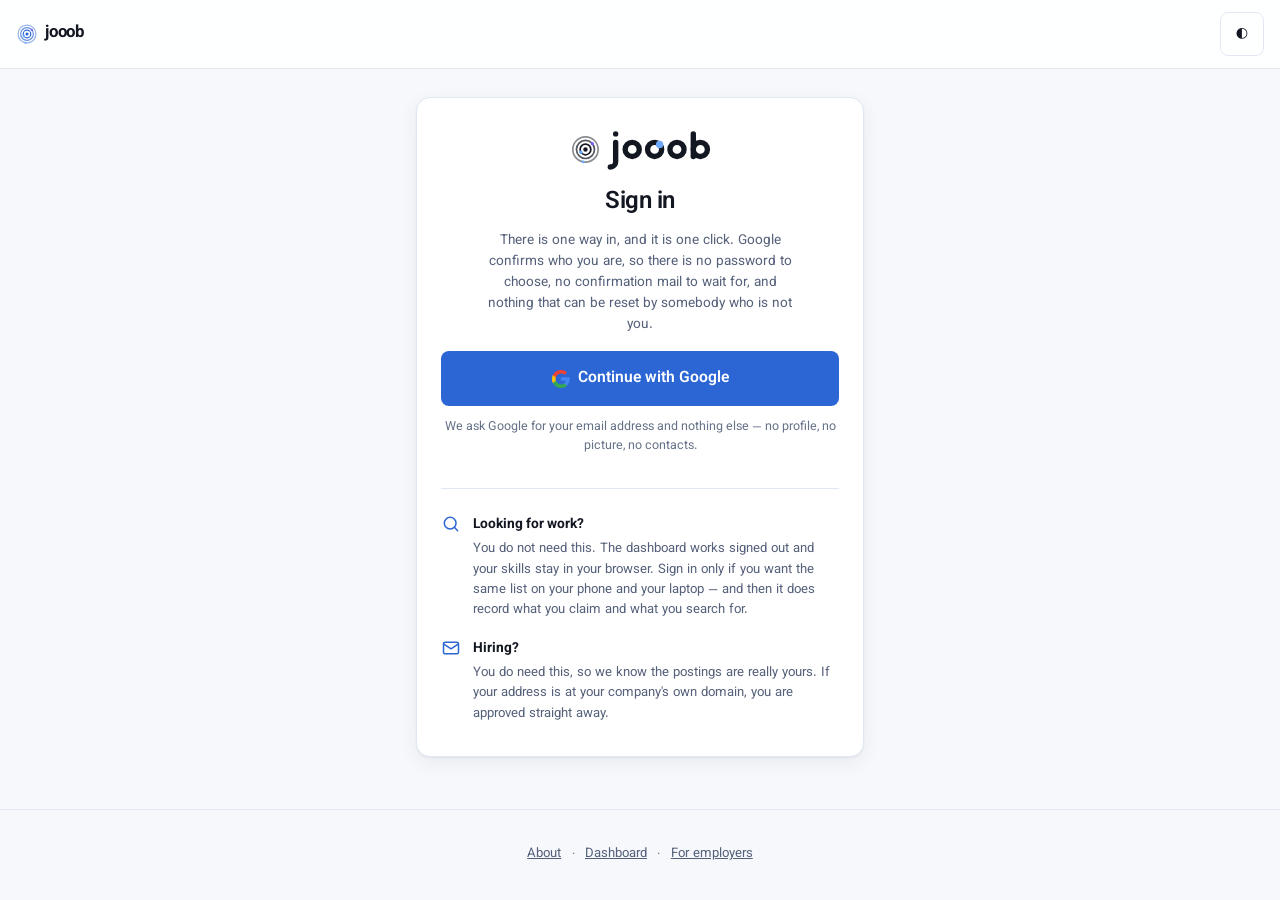
<file: login.html>
<!doctype html>
<html lang="en" dir="ltr" data-theme="dark">
<head>
<meta charset="utf-8">
<meta name="viewport" content="width=device-width, initial-scale=1, viewport-fit=cover">
<meta name="color-scheme" content="dark light">
<title>jooob — sign in</title>
<meta name="description" content="Sign in to jooob with Google. No password to choose, no confirmation email to wait for, and nothing to reset.">
<meta name="robots" content="noindex,follow">

<link rel="preconnect" href="https://fonts.googleapis.com">
<link rel="preconnect" href="https://fonts.gstatic.com" crossorigin>
<link rel="stylesheet" href="https://fonts.googleapis.com/css2?family=Vazirmatn:wght@300;400;500;600;700&family=JetBrains+Mono:wght@400;500&display=swap">
<link rel="stylesheet" href="base.css?v=d8dc3828">
<link rel="stylesheet" href="login.css?v=0f97af16">
<link rel="icon" type="image/svg+xml" href="data:image/svg+xml,%3Csvg xmlns='http://www.w3.org/2000/svg' viewBox='0 0 32 32'%3E%3Ccircle cx='16' cy='16' r='9.5' fill='none' stroke='%236ea8ff' stroke-width='3.25'/%3E%3Ccircle cx='16' cy='16' r='4' fill='%236ea8ff'/%3E%3Ccircle cx='7.8' cy='20.8' r='3' fill='%237c5cff'/%3E%3Ccircle cx='24.2' cy='11.2' r='3' fill='%237c5cff'/%3E%3C/svg%3E">
</head>
<body class="ui-body">

<header class="ui-top">
  <a class="ui-brand" href="./"><svg class="brand-orbits" viewBox="0 0 64 64" aria-hidden="true">
      <style>.orb{transform-origin:32px 32px;transform-box:view-box;animation:rev linear infinite}
      .o1{animation-duration:28s}.o2{animation-duration:46s;animation-direction:reverse}
      .o3{animation-duration:72s}@keyframes rev{to{transform:rotate(360deg)}}
      @media (prefers-reduced-motion:reduce){.orb{animation:none}}</style>
      <g fill="none" stroke="currentColor" stroke-width="3.5">
        <circle cx="32" cy="32" r="11"/><circle cx="32" cy="32" r="18.5" opacity=".72"/>
        <circle cx="32" cy="32" r="26" opacity=".5"/></g>
      <circle cx="32" cy="32" r="4.5" fill="currentColor"/>
      <g class="orb o1"><circle cx="22.5" cy="37.5" r="3.6" fill="#6ea8ff"/></g>
      <g class="orb o2"><circle cx="46.2" cy="20.1" r="3.2" fill="#7c5cff"/></g>
      <g class="orb o3"><circle cx="27.5" cy="57.6" r="2.8" fill="#6ea8ff"/></g>
    </svg><span>jooob</span></a>
  <div class="ui-who">
    <button type="button" class="btn ghost icon" id="theme-btn" aria-label="Switch theme">◐</button>
  </div>
</header>

<main class="ui-main li-main">

  <section class="ui-card li-card">

    <!-- signing in ---------------------------------------------------- -->
    <div id="signed-out" hidden>
      <svg class="li-lockup" viewBox="0 0 304 84" role="img" aria-label="jooob">
  <title id="jl-t">jooob</title>
  <desc id="jl-d">jooob lockup: three concentric orbits with small bodies beside the lowercase wordmark jooob, drawn as geometric monoline letterforms.</desc>
  <g transform="translate(8 8)">
    <g fill="none" stroke="currentColor" stroke-width="3.5">
      <circle cx="32" cy="32" r="11"/>
      <circle cx="32" cy="32" r="18.5" opacity=".72"/>
      <circle cx="32" cy="32" r="26" opacity=".5"/>
    </g>
    <circle cx="32" cy="32" r="4.5" fill="currentColor"/>
    <circle cx="22.5" cy="37.5" r="3.6" fill="#6ea8ff"/>
    <circle cx="46.2" cy="20.1" r="3.2" fill="#7c5cff"/>
    <circle cx="27.5" cy="57.6" r="2.8" fill="#6ea8ff"/>
  </g>
  <g fill="none" stroke="currentColor" stroke-width="11" stroke-linecap="round">
    <path d="M102 25.5 V65 A11 11 0 0 1 91 76"/>
    <circle cx="136" cy="40" r="14.5"/>
    <circle cx="182" cy="40" r="14.5"/>
    <circle cx="228" cy="40" r="14.5"/>
    <path d="M261.5 8 V54.5"/>
    <circle cx="276" cy="40" r="14.5"/>
  </g>
  <circle cx="102" cy="8" r="5.5" fill="currentColor"/>
  <circle cx="192.3" cy="29.8" r="7.5" fill="#6ea8ff"/>
</svg>
      <h1 class="li-h1">Sign in</h1>
      <p class="ui-sub li-lede">
        There is one way in, and it is one click. Google confirms who you are, so
        there is no password to choose, no confirmation mail to wait for, and
        nothing that can be reset by somebody who is not you.
      </p>

      <button type="button" class="btn primary lg li-google" id="sign-in">
        <svg class="g-mark" viewBox="0 0 18 18" aria-hidden="true" focusable="false">
          <path fill="#4285F4" d="M17.6 9.2c0-.6-.1-1.3-.2-1.9H9v3.5h4.8a4.1 4.1 0 0 1-1.8 2.7v2.2h2.9c1.7-1.6 2.7-3.9 2.7-6.5z"/>
          <path fill="#34A853" d="M9 18c2.4 0 4.5-.8 6-2.2l-2.9-2.3c-.8.6-1.9.9-3.1.9-2.4 0-4.4-1.6-5.1-3.8H.9v2.3A9 9 0 0 0 9 18z"/>
          <path fill="#FBBC05" d="M3.9 10.7a5.4 5.4 0 0 1 0-3.4V5H.9a9 9 0 0 0 0 8l3-2.3z"/>
          <path fill="#EA4335" d="M9 3.6c1.3 0 2.5.5 3.4 1.3l2.6-2.6A9 9 0 0 0 .9 5l3 2.3C4.6 5.2 6.6 3.6 9 3.6z"/>
        </svg>
        Continue with Google
      </button>

      <p class="li-scope">
        We ask Google for your email address and nothing else — no profile, no
        picture, no contacts.
      </p>

      <div class="li-why">
        <div class="li-why-row">
          <svg class="li-why-icon" viewBox="0 0 24 24" aria-hidden="true" fill="none"
               stroke="currentColor" stroke-width="1.8" stroke-linecap="round">
            <circle cx="11" cy="11" r="7"/><path d="M20 20l-4-4"/></svg>
          <div>
            <strong>Looking for work?</strong>
            <span>You do not need this. The dashboard works signed out and your
              skills stay in your browser. Sign in only if you want the same list
              on your phone and your laptop — and then it does record what you
              claim and what you search for.</span>
          </div>
        </div>
        <div class="li-why-row">
          <svg class="li-why-icon" viewBox="0 0 24 24" aria-hidden="true" fill="none"
               stroke="currentColor" stroke-width="1.8" stroke-linejoin="round">
            <rect x="3" y="5" width="18" height="14" rx="2"/><path d="M3 7l9 6 9-6"/></svg>
          <div>
            <strong>Hiring?</strong>
            <span>You do need this, so we know the postings are really yours. If
              your address is at your company's own domain, you are approved
              straight away.</span>
          </div>
        </div>
      </div>
    </div>

    <!-- already signed in --------------------------------------------- -->
    <div id="signed-in" hidden>
      <h1 class="li-h1">You are signed in</h1>
      <p class="ui-sub li-lede">as <strong id="who-email"></strong></p>
      <div class="li-actions">
        <a class="btn primary" id="continue" href="dashboard.html">Continue</a>
        <button type="button" class="btn ghost" id="sign-out">Sign out</button>
      </div>
    </div>

    <p class="ui-said" id="said" role="status"></p>
  </section>

  <p class="li-offline" id="offline" hidden>
    Accounts are not switched on for this deployment yet. Everything else on the
    site works without one.
  </p>
</main>

<footer class="ui-foot">
  <a href="./">About</a> ·
  <a href="dashboard.html">Dashboard</a> ·
  <a href="employer.html">For employers</a>
</footer>

<script src="login.js?v=96a3c8bb"></script>
</body>
</html>
</file>
<file: base.css>
/* jooob dashboard
   Tokens first: nothing below references a raw colour or size. Theming is a
   token swap, which is why dark and light are one stylesheet, not two. */

:root {
  color-scheme: dark;

  --bg:            #0a0c10;
  --bg-elev:       #11141b;
  --surface:       #161a23;
  --surface-2:     #1c2130;
  --line:          #252b3a;
  --line-strong:   #333a4d;

  --text:          #e8ecf4;
  --text-muted:    #9aa4bb;
  --text-faint:    #798296;

  --accent:        #6ea8ff;
  --on-accent:     #08111f;
  --accent-2:      #7c5cff;
  --accent-soft:   rgba(110, 168, 255, .12);
  --ok:            #35d0a5;
  --warn:          #f5c451;
  --danger:        #ff6b7d;

  /* sequential ramp, used by the heatmap and calendar */
  --ramp-0: #161a23;
  --ramp-1: #1d3055;
  --ramp-2: #23497f;
  --ramp-3: #2f6bb0;
  --ramp-4: #4b93dd;
  --ramp-5: #7cc0ff;

  --space-1: .25rem; --space-2: .5rem;  --space-3: .75rem; --space-4: 1rem;
  --space-5: 1.5rem; --space-6: 2rem;   --space-7: 3rem;

  --radius-sm: 8px; --radius: 14px; --radius-lg: 20px; --radius-full: 999px;

  --font: "Vazirmatn", ui-sans-serif, system-ui, -apple-system, "Segoe UI", sans-serif;
  --font-mono: "JetBrains Mono", ui-monospace, SFMono-Regular, Menlo, monospace;

  --shadow-1: 0 1px 2px rgba(0,0,0,.28), 0 4px 16px rgba(0,0,0,.22);
  --shadow-2: 0 8px 40px rgba(0,0,0,.4);
  --glow:     0 0 0 1px var(--accent-soft), 0 8px 32px rgba(110,168,255,.12);

  --dur-1: 120ms; --dur-2: 220ms; --dur-3: 420ms;
  --ease: cubic-bezier(.22,.68,.36,1);

  --topbar-h: 60px;
}

[data-theme="light"] {
  color-scheme: light;
  --bg:          #f6f8fc;
  --bg-elev:     #ffffff;
  --surface:     #ffffff;
  --surface-2:   #f1f4fa;
  --line:        #e2e8f2;
  --line-strong: #cdd6e5;

  --text:        #121722;
  --text-muted:  #55607a;
  --text-faint:  #677288;

  --accent:      #2c66d5;
  --on-accent:   #ffffff;
  --accent-2:    #6b46e5;
  --accent-soft: rgba(44,102,213,.10);

  /* The status hues are picked to sit on a dark surface. Left to carry over,
     they land on white at 1.6-2.7:1 -- so "Free." on the employer page, and
     every error the admin panel reports, arrived too pale to read. */
  --ok:          #218065;
  --warn:        #896e2d;
  --danger:      #bb4f5c;

  --ramp-0: #eef2f9;
  --ramp-1: #d3e2fa;
  --ramp-2: #a9c8f3;
  --ramp-3: #7aa8e8;
  --ramp-4: #4b84d8;
  --ramp-5: #2560b8;

  --shadow-1: 0 1px 2px rgba(16,24,40,.06), 0 6px 20px rgba(16,24,40,.06);
  --shadow-2: 0 12px 44px rgba(16,24,40,.12);
}

*, *::before, *::after { box-sizing: border-box; }

html, body { height: 100%; }

body {
  margin: 0;
  background: var(--bg);
  color: var(--text);
  font-family: var(--font);
  /* Persian runs taller than Latin at the same size */
  line-height: 1.75;
  -webkit-font-smoothing: antialiased;
  text-rendering: optimizeLegibility;
}

h1, h2, h3 { line-height: 1.3; margin: 0; font-weight: 600; letter-spacing: -.01em; }

button, input, select { font: inherit; color: inherit; }

.sr-only {
  position: absolute; width: 1px; height: 1px; padding: 0; margin: -1px;
  overflow: hidden; clip: rect(0 0 0 0); white-space: nowrap; border: 0;
}

:where(a, button, input, select, summary):focus-visible {
  outline: 2px solid var(--accent);
  outline-offset: 2px;
  border-radius: var(--radius-sm);
}

/* Mixed Persian/Latin text reorders unless each run is isolated. Every value
   that comes from the API is rendered inside one of these. */
.bidi { unicode-bidi: isolate; }
.ltr  { direction: ltr; unicode-bidi: isolate; }

/* Matched on the class, not on [type="search"]. The skills box is a text input
   that carries this class, and an attribute selector left it with no
   background, no border and no radius -- a raw browser default sitting inside a
   styled card. */
.search, .select {
  width: 100%;
  padding: .62rem .8rem;
  font: inherit;
  font-size: .9rem;
  color: var(--text);
  background-color: var(--surface-2);
  border: 1px solid var(--line);
  border-radius: var(--radius-sm);
  transition: border-color var(--dur-1) var(--ease), box-shadow var(--dur-1) var(--ease),
              background-color var(--dur-1) var(--ease);
}
.search:hover, .select:hover { border-color: var(--line-strong); }
.search:focus, input:focus, .select:focus {
  border-color: var(--accent); box-shadow: 0 0 0 3px var(--accent-soft);
  background-color: var(--bg-elev); outline: none;
}
input::placeholder { color: var(--text-faint); }

/* A magnifier drawn into the field, so the box reads as a search box before it
   is read at all.

   Every search field in this project carries `.search`, so the base rule above
   matches on that alone. It used to match `input[type="search"]` as well, which
   is one step more specific than a class -- so on the one field that is a real
   search input, that rule's `background` shorthand won and erased this image,
   and its padding won and closed the gap the image sits in. The skills box is a
   text input and escaped, which is why only the header looked wrong. Inline SVG rather than a pseudo-element: an input cannot have
   one, and a wrapper element would mean touching every page that has a field. */
.search {
  padding-inline-start: 2.15rem;
  background-repeat: no-repeat;
  background-position: left .7rem center;
  background-size: 15px 15px;
  background-image: url("data:image/svg+xml,%3Csvg xmlns='http://www.w3.org/2000/svg' viewBox='0 0 24 24' fill='none' stroke='%236b7488' stroke-width='2' stroke-linecap='round'%3E%3Ccircle cx='11' cy='11' r='7'/%3E%3Cpath d='M20 20l-4-4'/%3E%3C/svg%3E");
}
:where([dir="rtl"]) .search { background-position: right .7rem center;
                              padding-inline-start: .8rem; padding-inline-end: 2.15rem; }
[data-theme="light"] .search {
  background-image: url("data:image/svg+xml,%3Csvg xmlns='http://www.w3.org/2000/svg' viewBox='0 0 24 24' fill='none' stroke='%238795ad' stroke-width='2' stroke-linecap='round'%3E%3Ccircle cx='11' cy='11' r='7'/%3E%3Cpath d='M20 20l-4-4'/%3E%3C/svg%3E");
}
/* the browser's own clear button is a different shape in every browser */
.search::-webkit-search-cancel-button { -webkit-appearance: none; appearance: none; }

.ghost-btn {
  display: inline-flex; align-items: center; justify-content: center; gap: var(--space-2);
  padding: .42rem .55rem;
  background: transparent; border: 1px solid transparent; border-radius: var(--radius-sm);
  color: var(--text-muted); cursor: pointer;
  transition: background var(--dur-1) var(--ease), color var(--dur-1) var(--ease);
}
.ghost-btn:hover { background: var(--surface-2); color: var(--text); }
.ghost-btn.text { padding-inline: .7rem; font-size: .84rem; }


/* ===========================================================================
   Shared page furniture.
   Everything below is used by more than one page -- the landing page, the
   employer console, sign-in and the admin report share this shell, and the
   dashboard borrows the primitives. Anything used by exactly one page lives in
   that page's own stylesheet instead.
   =========================================================================== */

.ui-body { min-height: 100dvh; display: flex; flex-direction: column;
           background: var(--bg); color: var(--text); }

.ui-top { position: sticky; top: 0; z-index: 20;
          display: flex; align-items: center; gap: var(--space-3);
          padding: var(--space-3) var(--space-4);
          padding-inline: max(var(--space-4), env(safe-area-inset-left));
          background: color-mix(in srgb, var(--bg-elev) 88%, transparent);
          backdrop-filter: blur(12px);
          border-block-end: 1px solid var(--line); }
.ui-brand { display: inline-flex; align-items: center; min-height: 40px;
            font-weight: 700; font-size: 1.05rem; letter-spacing: -.02em;
            color: var(--text); text-decoration: none; }
.ui-brand:hover { color: var(--accent); }
.ui-kicker { font-size: .72rem; text-transform: uppercase; letter-spacing: .08em;
             color: var(--text-faint); padding: .15rem .5rem;
             border: 1px solid var(--line); border-radius: var(--radius-full); }
.ui-who { margin-inline-start: auto; display: flex; align-items: center;
          gap: var(--space-2); min-width: 0; }
.ui-email { font-size: .8rem; color: var(--text-muted); max-width: 42vw;
            overflow: hidden; text-overflow: ellipsis; white-space: nowrap; }

.ui-main { flex: 1; width: 100%; max-width: 860px; margin-inline: auto;
           padding: var(--space-5) var(--space-4) var(--space-7);
           display: flex; flex-direction: column; gap: var(--space-5); }

.ui-card { background: var(--surface); border: 1px solid var(--line);
           border-radius: var(--radius); padding: var(--space-5) var(--space-4);
           box-shadow: var(--shadow-1);
           transition: border-color var(--dur-2) var(--ease); }
.ui-card:hover { border-color: var(--line-strong); }
.ui-card-head { display: flex; align-items: center; justify-content: space-between;
                gap: var(--space-3); flex-wrap: wrap; }
.ui-h1 { margin: 0 0 var(--space-4); font-size: clamp(1.6rem, 5.5vw, 2.6rem);
         line-height: 1.15; letter-spacing: -.03em;
         background: linear-gradient(135deg, var(--text), var(--accent));
         -webkit-background-clip: text; background-clip: text; color: transparent; }
.ui-h2 { margin: 0 0 var(--space-2); font-size: 1rem; letter-spacing: -.01em; }
.ui-sub { margin: 0 0 var(--space-4); color: var(--text-muted);
          font-size: .85rem; line-height: 1.55; }
.ui-note { margin: var(--space-4) auto 0; max-width: 46ch;
           color: var(--text-faint); font-size: .8rem; line-height: 1.5; }
.ui-said { margin: 0; font-size: .82rem; color: var(--text-muted); }
.ui-said.bad { color: var(--danger); }

.ui-form { display: flex; flex-direction: column; gap: var(--space-3); }
.ui-form.inline { flex-direction: row; flex-wrap: wrap; align-items: center; }
.ui-form.inline .field { flex: 1 1 16rem; }

.ui-list { list-style: none; margin: 0 0 var(--space-3); padding: 0;
           display: flex; flex-direction: column; gap: var(--space-2); }
.ui-row { display: flex; align-items: center; gap: var(--space-3); flex-wrap: wrap;
          padding: var(--space-3); background: var(--bg-elev);
          border: 1px solid var(--line); border-radius: var(--radius-sm); }
.ui-row-main { flex: 1 1 12rem; min-width: 0; display: flex;
               flex-direction: column; gap: .1rem; }
.ui-row-title { font-weight: 600; font-size: .92rem; }
.ui-row-meta { font-size: .78rem; color: var(--text-faint); }
.ui-row-actions { display: flex; gap: var(--space-2); margin-inline-start: auto; }
.ui-empty { color: var(--text-faint); font-size: .85rem; padding: var(--space-2) 0; }

.ui-foot { padding: var(--space-5) var(--space-4);
           padding-block-end: max(var(--space-5), env(safe-area-inset-bottom));
           text-align: center; font-size: .82rem; color: var(--text-faint);
           border-block-start: 1px solid var(--line); }
.ui-foot a { color: var(--text-muted); display: inline-block; padding: .6rem .4rem; }

/* --- buttons ------------------------------------------------------------ */
/* `hidden` is a user-agent rule of the lowest possible weight, so any class
   that sets `display` silently defeats it -- which is exactly how the header
   ended up showing the dashboard link and the sign-in link at the same time.
   Nothing should ever have to remember to opt out of that. */
[hidden] { display: none !important; }

.btn { display: inline-flex; align-items: center; justify-content: center;
       gap: var(--space-2); min-height: 44px; padding: .55rem 1rem;
       font: inherit; font-size: .88rem; font-weight: 600;
       border-radius: var(--radius-sm); border: 1px solid transparent;
       background: var(--surface-2); color: var(--text); cursor: pointer;
       transition: transform var(--dur-1) var(--ease),
                   background var(--dur-1) var(--ease),
                   border-color var(--dur-1) var(--ease); }
/* an <a class="btn"> is a button, not prose: the underline the reset gives
   every link reads as a mistake once it is inside one */
.btn { text-decoration: none; }
.btn:hover:not(:disabled) { border-color: var(--line-strong); }
.btn:active:not(:disabled) { transform: translateY(1px); }
.btn:focus-visible { outline: 2px solid var(--accent); outline-offset: 2px; }
.btn:disabled { opacity: .45; cursor: not-allowed; }
.btn.primary { background: var(--accent); color: var(--on-accent); }
.btn.primary:hover:not(:disabled) { box-shadow: var(--glow); }
.btn.ghost { background: transparent; border-color: var(--line); }
.btn.ghost:hover:not(:disabled) { background: var(--surface-2); }
/* The two brand bodies, running into each other. It is the only filled gradient
   on the site, which is what makes it read as the one button that asks rather
   than tells -- and it is nowhere near the mark, which never gets one. */
.btn.donate { border-color: transparent; color: var(--on-accent);
              background-image: linear-gradient(120deg, var(--accent), var(--accent-2)); }
.btn.donate:hover:not(:disabled) { border-color: transparent; box-shadow: var(--glow); }
/* The heart is the one mark on this button that is not the brand's. A heart is
   red or it is just a shape, and the label beside it stays dark for contrast --
   so this overrides the `fill="currentColor"` the icon ships with rather than
   inheriting it. Deep enough to hold against the accent gradient underneath. */
.btn.donate svg { fill: #e8213f; }
.btn.sm { min-height: 40px; padding: .35rem .7rem; font-size: .8rem; }
.btn.lg { min-height: 52px; padding: .8rem 1.6rem; font-size: .98rem; }
.btn.icon { min-width: 44px; padding: .4rem; }
.btn.danger:hover:not(:disabled) { border-color: var(--danger); color: var(--danger); }
.g-mark { width: 18px; height: 18px; flex: none; }

/* --- fields ------------------------------------------------------------- */
.field { width: 100%; min-height: 44px; padding: .5rem .7rem;
         font: inherit; font-size: .9rem; color: var(--text);
         background: var(--bg-elev); border: 1px solid var(--line);
         border-radius: var(--radius-sm);
         transition: border-color var(--dur-1) var(--ease),
                     box-shadow var(--dur-1) var(--ease); }
.field:focus { outline: none; border-color: var(--accent);
               box-shadow: 0 0 0 3px var(--accent-soft); }
.field::placeholder { color: var(--text-faint); }
.field.tall { min-height: 9rem; resize: vertical; line-height: 1.55; }
input[type="checkbox"] { width: 18px; height: 18px; accent-color: var(--accent); }

.pill { font-size: .72rem; font-weight: 600; padding: .2rem .6rem;
        border-radius: var(--radius-full); white-space: nowrap;
        border: 1px solid transparent; }
.pill.ok { background: color-mix(in srgb, var(--ok) 16%, transparent); color: var(--ok); }
.pill.wait { background: color-mix(in srgb, var(--warn) 16%, transparent); color: var(--warn); }
.pill.off { background: var(--surface-2); color: var(--text-faint); }

/* Measured in Chrome rather than guessed: anything clickable clears 40px with a
   mouse and 44px under a thumb, which is where every platform guideline lands. */
.select, input[type="search"] { min-height: 40px; }
.ghost-btn { min-height: 40px; }

@media (pointer: coarse) {
  .btn, .btn.sm, .ghost-btn, .select, input[type="search"] { min-height: 44px; }
  input[type="checkbox"] { width: 22px; height: 22px; }
  .ui-foot a, .ui-brand { padding-block: .55rem; }
}

@media (max-width: 600px) {
  .ui-kicker { display: none; }          /* no room for it beside an address */
  .ui-top { padding-inline: var(--space-3); gap: var(--space-2); }
  .ui-email { max-width: 34vw; font-size: .75rem; }
  .ui-main { padding-inline: var(--space-3); }
  .ui-card { padding: var(--space-4) var(--space-3); }
  .ui-row-actions { margin-inline-start: 0; width: 100%; }
  .ui-row-actions .btn { flex: 1; }
}

@media (prefers-reduced-motion: reduce) {
  .btn, .ui-card, .field { transition: none; }
}

/* The mark: three orbits, one per o in jooob, each carrying a body around one
   centre. Inlined rather than <img>-ed because its ink is currentColor, so a
   single copy serves both themes and inherits the link's colour on hover. */
.brand-orbits { width: 22px; height: 22px; flex: none; color: var(--accent); }
.ui-brand { gap: .45rem; }
.ui-brand:hover .brand-orbits { color: var(--accent-2); }

@media (prefers-reduced-motion: reduce) {
  .brand-orbits .orb { animation: none; }
}
</file>
<file: admin.css>
/* The admin report.
   Deliberately plain: everything here is a count, and a count draws fine with a
   div. The page is opened now and then by one person, so the right cost is zero
   kilobytes of charting dependency. */

/* --- the headline numbers ------------------------------------------------ */
.stat-grid { display: grid; gap: var(--space-3);
             grid-template-columns: repeat(auto-fit, minmax(7.5rem, 1fr));
             margin-block-end: var(--space-4); }
.stat { display: flex; flex-direction: column; gap: .1rem;
        padding: var(--space-3); background: var(--bg-elev);
        border: 1px solid var(--line); border-radius: var(--radius-sm); }
.stat-n { font-size: 1.5rem; font-weight: 700; line-height: 1.1;
          font-variant-numeric: tabular-nums; letter-spacing: -.02em; }
/* anything still waiting on a human is the one number worth chasing */
.stat-n.warn { color: var(--warn); }
.stat-label { font-size: .74rem; color: var(--text-faint); }

/* --- visits, one bar a day ----------------------------------------------- */
.bars { display: flex; align-items: flex-end; gap: 2px; height: 120px;
        padding: var(--space-2) 0; overflow-x: auto; }
.bar-slot { flex: 1 0 6px; min-width: 6px; height: 100%;
            display: flex; align-items: flex-end; }
.bar { width: 100%; border-radius: 3px 3px 0 0;
       background: linear-gradient(180deg, var(--accent), var(--accent-2));
       transition: filter var(--dur-1) var(--ease); }
.bar:hover { filter: brightness(1.25); }

/* --- which list ---------------------------------------------------------- */
.seg { display: inline-flex; gap: 2px; padding: 2px; border-radius: var(--radius-full);
       background: var(--surface-2); border: 1px solid var(--line); }
.seg-btn { border: none; background: none; color: var(--text-muted); cursor: pointer;
           font: inherit; font-weight: 600; font-size: .8rem; min-height: 36px;
           padding: .3rem .8rem; border-radius: var(--radius-full);
           transition: color var(--dur-1) var(--ease); }
.seg-btn:hover { color: var(--text); }
.seg-btn.on { background: var(--accent-soft); color: var(--accent); }

/* --- the ranked lists ---------------------------------------------------- */
.rank { list-style: none; margin: 0; padding: 0;
        display: flex; flex-direction: column; gap: .3rem; }
.rank-row { display: grid; grid-template-columns: minmax(6rem, 12rem) 1fr auto;
            align-items: center; gap: var(--space-3); font-size: .85rem;
            min-height: 32px; }
.rank-key { overflow: hidden; text-overflow: ellipsis; white-space: nowrap; }
.rank-bar { height: 8px; background: var(--surface-2); border-radius: var(--radius-full);
            overflow: hidden; }
.rank-fill { display: block; height: 100%; border-radius: var(--radius-full);
             background: linear-gradient(90deg, var(--accent), var(--accent-2)); }
.rank-n { font-variant-numeric: tabular-nums; color: var(--text-faint);
          font-size: .8rem; }

@media (max-width: 600px) {
  /* the key column stops competing with the bar for room */
  .rank-row { grid-template-columns: minmax(4.5rem, 8rem) 1fr auto; }
  .stat-n { font-size: 1.25rem; }
}

@media (pointer: coarse) {
  .seg-btn { min-height: 44px; }
}

@media (prefers-reduced-motion: reduce) {
  .bar { transition: none; }
}

/* --- the queue ----------------------------------------------------------- */
/* The list is read before it is acted on, so a row is laid out as something to
   read: the text takes the width and the two buttons sit at the end of it. On a
   narrow screen they drop underneath rather than squeezing the text into a
   column, because deciding on a review you cannot read is the failure worth
   avoiding. */
.queue-tools { display: flex; align-items: center; gap: var(--space-2); }

.queue-row { align-items: flex-start; }
/* A queue row carries two buttons; a managed row carries a state, up to two
   verdicts, an edit and a delete. `.ui-row-actions` does not wrap on its own,
   so the fifth control simply left the page -- 79px of sideways scroll at
   320px, which loses the right-hand edge of every card on the page and not
   just the button that caused it. */
.queue-row .ui-row-actions { align-items: flex-start; flex-shrink: 0;
                             flex-wrap: wrap; justify-content: flex-end;
                             max-inline-size: 100%; }

/* the submitted text itself: shown in full, because approving something you
   have only seen the first line of is not moderation */
.queue-body { margin: var(--space-2) 0 0; font-size: .85rem; line-height: 1.55;
              color: var(--text-muted); white-space: pre-wrap;
              overflow-wrap: anywhere; }

/* decided rows stay put and step back instead of disappearing, so the list
   does not reshuffle under the pointer part-way through clearing it */
.queue-row.decided { opacity: .55; }
.queue-row.decided:hover, .queue-row.decided:focus-within { opacity: 1; }

/* The signed-in address is the longest unbreakable string in the bar, and a
   flex item will not shrink below its content without being told to: at 320px
   it pushed the sign-out button 42px off the right-hand edge and took the page
   with it. Clipped with an ellipsis rather than hidden, because knowing which
   of two Google accounts you are on is the point of showing it at all. */
#me { min-width: 0; overflow: hidden; text-overflow: ellipsis; white-space: nowrap; }

@media (max-width: 640px) {
  .queue-row .ui-row-actions { margin-inline-start: 0; width: 100%; }
  .queue-row .ui-row-actions .btn { flex: 1 1 auto; }
  /* the tab strip and the refresh button take a line of their own once the
     heading no longer leaves room for them beside it */
  #queue-card .ui-card-head { flex-wrap: wrap; gap: var(--space-2); }
  .queue-tools { width: 100%; }
  /* three tab labels with counts do not fit 320px, so the strip scrolls inside
     itself instead of widening the document -- a page that scrolls sideways
     loses the right-hand edge of every card on it, not just the tabs */
  #queue-switch { flex: 1 1 auto; min-width: 0; justify-content: space-between;
                  overflow-x: auto; scrollbar-width: none; }
  #queue-switch::-webkit-scrollbar { display: none; }
}

/* --- managing a row ------------------------------------------------------ */
.manage-controls { display: flex; flex-wrap: wrap; gap: var(--space-2);
                   margin-block: var(--space-3); }
.manage-controls #manage-q { flex: 1 1 12rem; min-width: 0; }
/* `.field` is width:100%, which in a flex row makes the select claim a line
   of its own beside a search box that was meant to share it */
.manage-controls #manage-state { flex: 0 0 auto; inline-size: auto; }

/* The form sits under the row it edits rather than in a dialog: the row is the
   context for the edit, and a dialog would cover the thing being corrected. */
.manage-form { flex: 1 1 100%; display: grid; gap: var(--space-2);
               grid-template-columns: repeat(auto-fit, minmax(9rem, 1fr));
               margin-block-start: var(--space-3); padding-block-start: var(--space-3);
               border-block-start: 1px solid var(--line); }
.manage-field { display: flex; flex-direction: column; gap: .2rem; min-width: 0; }
.manage-field.wide { grid-column: 1 / -1; }
/* .field carries min-height: 44px for thumbs, which on a checkbox draws a
   44px-tall box around a 16px tick */
.manage-field input[type="checkbox"] { inline-size: 1.15rem; block-size: 1.15rem;
                                       min-block-size: 0; padding: 0;
                                       align-self: start; margin-block-start: .35rem; }
.manage-form-actions { grid-column: 1 / -1; display: flex; gap: var(--space-2); }

#manage-add-host:empty { display: none; }
#manage-add-host .manage-form { border-block-start: none; margin-block-start: 0; }

/* Deleting is the one action with nothing to undo it, so it does not look like
   the ones beside it that can be reversed. */
.btn.danger { color: var(--danger); }
.btn.danger:hover { background: color-mix(in srgb, var(--danger) 14%, transparent); }

.manage-pager { display: flex; gap: var(--space-2); justify-content: flex-end;
                margin-block-start: var(--space-3); }
.manage-pager .btn[disabled] { opacity: .45; cursor: default; }

@media (max-width: 640px) {
  #manage-card .ui-card-head { flex-wrap: wrap; gap: var(--space-2); }
  #manage-switch { flex: 1 1 auto; min-width: 0; justify-content: space-between;
                   overflow-x: auto; scrollbar-width: none; }
  #manage-switch::-webkit-scrollbar { display: none; }
  .manage-controls .btn { flex: 1 1 auto; }
}

/* --- the live figures ---------------------------------------------------- */
.sparks { display: grid; gap: var(--space-3);
          grid-template-columns: repeat(auto-fit, minmax(13rem, 1fr)); }
.spark { margin: 0; padding: var(--space-3); background: var(--bg-elev);
         border: 1px solid var(--line); border-radius: var(--radius-sm); }
.spark-head { display: flex; align-items: baseline; justify-content: space-between;
              gap: var(--space-2); margin-block-end: var(--space-2); }
.spark-title { font-size: .8rem; font-weight: 600; }
.spark-total { font-size: 1.1rem; font-weight: 700; font-variant-numeric: tabular-nums;
               letter-spacing: -.02em; }
/* the line is drawn in a 100x30 box and stretched, so the stroke has to be told
   not to stretch with it or a wide card draws a wedge instead of a line */
.spark-svg { display: block; inline-size: 100%; block-size: 3.5rem; overflow: visible; }
.spark-line { fill: none; stroke: var(--accent); stroke-width: 1.5;
              vector-effect: non-scaling-stroke; stroke-linejoin: round; }
.spark-fill { fill: color-mix(in srgb, var(--accent) 18%, transparent); stroke: none; }

/* --- the table ----------------------------------------------------------- */
/* Wide content scrolls inside its own box. A table that widens the document
   takes the right-hand edge of every card on the page with it. */
.grid-wrap { overflow-x: auto; margin-block: var(--space-3); }
.grid { inline-size: 100%; border-collapse: collapse; font-size: .85rem; }
.grid th, .grid td { padding: .5rem .6rem; text-align: start; vertical-align: top;
                     border-block-end: 1px solid var(--line); }
.grid th { position: sticky; inset-block-start: 0; z-index: 1;
           background: var(--bg-elev); font-size: .74rem; font-weight: 600;
           color: var(--text-faint); white-space: nowrap; }
.grid td { max-inline-size: 22rem; overflow-wrap: anywhere; }
.grid-row:hover { background: var(--surface-2); }
.grid .pick { inline-size: 2.2rem; }
.grid .pick input { inline-size: 1.1rem; block-size: 1.1rem; min-block-size: 0; }
.grid .did { text-align: end; white-space: nowrap; }

.sorter { border: none; background: none; padding: 0; font: inherit; color: inherit;
          cursor: pointer; display: inline-flex; align-items: center; gap: .25rem; }
.sorter:hover { color: var(--text); }
.sorter.on { color: var(--accent); }
/* the arrow is the sort direction, and it only exists on the sorted column */
.sorter.on::after { content: "\25BE"; font-size: .7em; }
.sorter.on.asc::after { content: "\25B4"; }

/* an account that may no longer write should be recognisable in the table, not
   only once it is opened */
.grid-row.is-suspended td { color: var(--text-faint); }
.grid-row.is-suspended td:nth-child(2)::after { content: " \00B7 suspended";
                                                color: var(--danger); }

.detail-row td { background: var(--surface-2); }
.detail-actions { display: flex; flex-wrap: wrap; gap: var(--space-2);
                  margin-block-start: var(--space-3); }

.manage-bulk { display: flex; flex-wrap: wrap; align-items: center; gap: var(--space-2);
               padding: var(--space-2) var(--space-3); margin-block: var(--space-2);
               background: var(--accent-soft); border-radius: var(--radius-sm); }
.manage-bulk[hidden] { display: none; }

/* held back until the API says who this is; see the note in the page head */
[data-gate="checking"] body { visibility: hidden; }
</file>
<file: donate.css>
/* Support the project.
   The one page that asks for something, so it is written to earn it: what the
   money is for, then the addresses, then the mistake that loses them. Tokens
   from base.css throughout -- the only literal colours here arrive per-card as
   `--net`, and each is the chain's own, because a donor recognises Bitcoin
   orange faster than any label. */

.dn-main { max-width: 900px; gap: var(--space-6); }

/* --- what it is for ------------------------------------------------------ */
.dn-hero { text-align: center; padding: var(--space-6) 0 var(--space-2);
           position: relative; }
/* the same soft ground the landing hero sits on, and decorative in exactly the
   same way -- so it takes no pointer events either */
.dn-hero::before { content: ""; position: absolute; inset: -20% 0 -10%; z-index: -1;
                   pointer-events: none;
                   background: radial-gradient(ellipse at center,
                     var(--accent-soft) 0%, transparent 70%); }
.dn-eyebrow { margin: 0 0 var(--space-3); font-size: .74rem; font-weight: 600;
              text-transform: uppercase; letter-spacing: .1em; color: var(--ok); }
.dn-lede { margin: 0 auto; max-width: 58ch; color: var(--text-muted);
           font-size: clamp(.98rem, 2.4vw, 1.08rem); line-height: 1.7; }

/* --- the thing that loses donations -------------------------------------- */
/* Loud on purpose, and above the addresses rather than below them: a warning
   under the thing it warns about is read after the mistake. */
.dn-warn { margin: 0; padding: var(--space-4) var(--space-5);
           border: 1px solid color-mix(in srgb, var(--warn) 42%, var(--line));
           border-inline-start: 3px solid var(--warn);
           border-radius: var(--radius);
           background: color-mix(in srgb, var(--warn) 8%, var(--surface));
           color: var(--text); font-size: .9rem; line-height: 1.65; }

/* --- one card per chain --------------------------------------------------- */
.dn-grid { display: grid; gap: var(--space-4); grid-template-columns: 1fr; }
@media (min-width: 720px) { .dn-grid { grid-template-columns: 1fr 1fr; } }

.dn-card { position: relative; display: flex; flex-direction: column;
           gap: var(--space-3); padding: var(--space-5);
           background: var(--surface); border: 1px solid var(--line);
           border-radius: var(--radius); overflow: hidden;
           transition: border-color var(--dur-2) var(--ease),
                       transform var(--dur-2) var(--ease); }
/* the chain's colour, as a wash rather than a fill: enough to tell the cards
   apart at a glance without turning the page into a paint chart */
/* `to inline-end` rather than 90deg: the wash has to start at the side the
   card starts on, and in Persian that is the right one */
.dn-card::before { content: ""; position: absolute; inset: 0 0 auto; height: 2px;
                   background: linear-gradient(to inline-end, var(--net), transparent 78%); }
.dn-card:hover { border-color: color-mix(in srgb, var(--net) 45%, var(--line-strong));
                 transform: translateY(-2px); }

.dn-card-head { display: flex; align-items: center; gap: var(--space-3); }
.dn-titles { min-width: 0; }
/* an orbit, not a disc -- the mark is three rings and this is the page's one
   echo of it, tinted per chain */
.dn-ring { flex: none; width: 26px; height: 26px; border-radius: var(--radius-full);
           border: 2.5px solid var(--net); position: relative; }
.dn-ring::after { content: ""; position: absolute; inset: 50% auto auto 50%;
                  width: 7px; height: 7px; margin: -3.5px 0 0 -3.5px;
                  border-radius: var(--radius-full); background: var(--net); }

.dn-net { margin: 0; font-size: 1.02rem; font-weight: 650; letter-spacing: -.01em;
          display: flex; align-items: center; gap: var(--space-2); flex-wrap: wrap; }
.dn-takes { margin: .15rem 0 0; font-size: .8rem; color: var(--text-faint); }

.dn-tag { font-size: .64rem; font-weight: 700; text-transform: uppercase;
          letter-spacing: .08em; padding: .16rem .45rem;
          border-radius: var(--radius-full); color: var(--ok);
          background: color-mix(in srgb, var(--ok) 14%, transparent);
          border: 1px solid color-mix(in srgb, var(--ok) 32%, transparent); }

/* An address is 34-44 characters of noise that has to survive being read on a
   360px phone, so it wraps anywhere rather than scrolling sideways: a string
   half of which is off-screen is one a donor mistypes. */
.dn-addr { margin: 0; font-family: var(--font-mono); font-size: .78rem;
           line-height: 1.75; overflow-wrap: anywhere; user-select: all;
           padding: var(--space-3); border-radius: var(--radius-sm);
           background: var(--bg); border: 1px dashed var(--line-strong);
           color: var(--text); }

/* The code sits on white whatever the theme is doing. A scanner wants dark on
   light and nothing else, and a QR inverted for a dark page is one a good half
   of phone cameras refuse -- so this is the one tile on the site that does not
   follow the palette. The padding is the quiet zone the standard asks for. */
.dn-body { display: flex; gap: var(--space-4); align-items: flex-start; }
.dn-qr { flex: none; width: 116px; height: 116px; padding: 7px;
         background: #fff; border-radius: var(--radius-sm); }
.dn-side { flex: 1; min-width: 0; display: flex; flex-direction: column;
           gap: var(--space-3); }

.dn-copy { align-self: flex-start; }
.dn-copy[data-done] { color: var(--ok); border-color: var(--ok); }

/* --- the rest of the answer ---------------------------------------------- */
.dn-note { display: flex; flex-direction: column; gap: var(--space-2); }
.dn-note .ui-h2 { margin: var(--space-4) 0 0; }
.dn-note .ui-h2:first-child { margin-block-start: 0; }
.dn-note .ui-sub { margin: 0; line-height: 1.7; }
/* A statement standing on its own, where a heading would be promising a
   paragraph that is not coming. Weighted like a heading, punctuated like a
   sentence. */
.dn-claim { margin: 0; font-weight: 650; color: var(--text);
            display: flex; align-items: center; gap: var(--space-2); }
.dn-claim::before { content: ""; flex: none; width: 6px; height: 6px;
                    border-radius: var(--radius-full); background: var(--ok); }

@media (max-width: 430px) {
  /* below this the address has no room left beside the code */
  .dn-body { flex-direction: column; align-items: center; }
  .dn-side { align-self: stretch; }
}

@media (max-width: 600px) {
  .dn-hero { padding-block-start: var(--space-4); }
  .dn-costs { gap: var(--space-4); }
  .dn-cost dt { font-size: 1.25rem; }
  .dn-card { padding: var(--space-4); }
}
</file>
<file: employer.css>
/* The employer console: the pitch, and the form behind it.
   Shell, buttons and fields come from base.css; only what is peculiar to
   posting a job lives here. */

.emp-hero { text-align: center; padding: var(--space-6) 0 var(--space-4); }
.emp-lede { margin: 0 auto var(--space-4); max-width: 52ch; color: var(--text-muted);
            font-size: 1.02rem; line-height: 1.6; }
.emp-free { margin: 0 0 var(--space-5); color: var(--text); font-size: .95rem; }
.emp-free strong { color: var(--ok); }

/* One column on a phone, two once there is room. `span-2` is for the fields
   that read badly at half width -- a job title, a description, a URL. */
.emp-grid { display: grid; grid-template-columns: 1fr; gap: var(--space-3); }
.emp-field { margin: 0; display: flex; flex-direction: column; gap: var(--space-1);
             position: relative; }
.emp-label { font-size: .78rem; font-weight: 600; color: var(--text-muted); }
.emp-opt { font-weight: 400; color: var(--text-faint); }

/* the label wraps the input, so the whole line is the target rather than the
   18px glyph -- which is what Chrome measured before this */
label.emp-check { display: flex; align-items: center; gap: var(--space-2);
                  cursor: pointer; min-height: 44px; }
label.emp-check span { font-size: .88rem; }

.emp-count { align-self: flex-end; font-size: .72rem; color: var(--text-faint);
             font-variant-numeric: tabular-nums; }
.emp-count.bad { color: var(--warn); }
.emp-actions { display: flex; align-items: center; gap: var(--space-2); flex-wrap: wrap; }

.emp-offline { margin: var(--space-6) auto; max-width: 48ch; text-align: center;
               color: var(--text-muted); font-size: .9rem; line-height: 1.6; }

/* a posting row reads better with its status beside the title than floating
   between the title and the buttons */
.ui-row.posting { align-items: flex-start; }
.ui-row.posting .pill { margin-block-start: .15rem; }

@media (min-width: 640px) {
  .emp-grid { grid-template-columns: 1fr 1fr; }
  .emp-field.span-2 { grid-column: 1 / -1; }
  .ui-card { padding: var(--space-5); }
}
</file>
<file: app.css>
/* ── app shell ────────────────────────────────────────────────────────── */

.app { min-height: 100%; animation: fade-in var(--dur-3) var(--ease) both; }

.topbar {
  position: sticky; top: 0; z-index: 20;
  display: flex; align-items: center; gap: var(--space-4);
  height: var(--topbar-h); padding-inline: var(--space-5);
  background: color-mix(in srgb, var(--bg-elev) 82%, transparent);
  backdrop-filter: blur(14px);
  border-block-end: 1px solid var(--line);
}
.brand { display: flex; align-items: center; gap: var(--space-2); font-weight: 700; letter-spacing: -.02em; }
/* the gradient square this used to be is now the orbit mark, inlined in the
   markup so it can inherit currentColor; sizing lives in base.css */
.brand .brand-orbits { color: var(--accent); }
.topbar-actions { display: flex; align-items: center; gap: var(--space-2); }

.chips { display: flex; flex-wrap: wrap; gap: var(--space-2); padding: 0 var(--space-5) var(--space-3); }
.chip {
  display: inline-flex; align-items: center; gap: var(--space-2);
  padding: .3rem .6rem;
  background: var(--accent-soft); border: 1px solid var(--line); border-radius: var(--radius-full);
  color: var(--text); font-size: .8rem; cursor: pointer;
  transition: border-color var(--dur-1) var(--ease);
}
.chip:hover { border-color: var(--accent); }
.chip-label { color: var(--text-faint); }
.chip-x { color: var(--text-muted); font-size: 1rem; line-height: 1; }

.load-error {
  margin: 0 var(--space-5); padding: var(--space-3) var(--space-4);
  background: color-mix(in srgb, var(--danger) 12%, transparent);
  border: 1px solid color-mix(in srgb, var(--danger) 38%, transparent);
  border-radius: var(--radius-sm);
  color: var(--danger); font-size: .86rem;
}


.main { padding: var(--space-5); max-width: 1600px; margin-inline: auto; }

/* ── kpis ─────────────────────────────────────────────────────────────── */

.kpis { display: grid; grid-template-columns: repeat(auto-fit, minmax(165px, 1fr)); gap: var(--space-4); margin-block-end: var(--space-5); }
.kpi {
  padding: var(--space-4);
  background: var(--surface); border: 1px solid var(--line); border-radius: var(--radius);
  box-shadow: var(--shadow-1);
  animation: rise var(--dur-3) var(--ease) both;
}
.kpi-value { font-size: 1.85rem; font-weight: 700; letter-spacing: -.02em; font-variant-numeric: tabular-nums; }
.kpi-label { color: var(--text-muted); font-size: .8rem; }
.kpi-note  { color: var(--text-faint); font-size: .74rem; margin-top: var(--space-1); }

/* ── cards ────────────────────────────────────────────────────────────── */

.grid { display: grid; grid-template-columns: repeat(12, 1fr); gap: var(--space-4); }
.span-5 { grid-column: span 5; } .span-6 { grid-column: span 6; }
.span-7 { grid-column: span 7; } .span-12 { grid-column: span 12; }

.card {
  display: flex; flex-direction: column;
  padding: var(--space-4) var(--space-5) var(--space-5);
  background: var(--surface); border: 1px solid var(--line); border-radius: var(--radius);
  box-shadow: var(--shadow-1);
  animation: rise var(--dur-3) var(--ease) both;
  transition: border-color var(--dur-2) var(--ease);
}
.card:hover { border-color: var(--line-strong); }
.card-head { display: flex; align-items: baseline; justify-content: space-between; gap: var(--space-3); flex-wrap: wrap; margin-block-end: var(--space-3); }
.card-head h2 { font-size: 1rem; }
.card-sub { margin: 0; color: var(--text-faint); font-size: .78rem; }

.chart { width: 100%; height: 320px; }
.chart.tall { height: 420px; }
.chart.short { height: 210px; }

.table-fallback { margin-block-start: var(--space-3); }
.table-fallback summary { color: var(--text-faint); font-size: .78rem; cursor: pointer; }
.table-fallback summary:hover { color: var(--text-muted); }

/* ── tables ───────────────────────────────────────────────────────────── */

.table-wrap { overflow-x: auto; }
table { width: 100%; border-collapse: collapse; font-size: .86rem; }
th, td { padding: .55rem .7rem; text-align: start; border-block-end: 1px solid var(--line); vertical-align: top; }
th { color: var(--text-muted); font-weight: 500; font-size: .78rem; position: sticky; top: 0; background: var(--surface); }
tbody tr { transition: background var(--dur-1) var(--ease); }
tbody tr:hover { background: var(--surface-2); }
td.num, th.num { text-align: end; font-variant-numeric: tabular-nums; }
td a { color: var(--accent); text-decoration: none; }
td a:hover { text-decoration: underline; }
.tag { display: inline-block; padding: .1rem .5rem; border-radius: var(--radius-full);
  background: var(--surface-2); color: var(--text-muted); font-size: .74rem; }

.table-tools { display: flex; align-items: center; gap: var(--space-3); }
.search { min-width: 260px; }
/* the skills box is the one field on the page people are meant to type into
   first, so it gets room and its own emphasis */
.skill-entry .search { font-size: .95rem; padding-block: .6rem; }
.skill-entry .search:focus { box-shadow: 0 0 0 3px var(--accent-soft), var(--shadow-1); }

.pager { display: flex; align-items: center; justify-content: center; gap: var(--space-2); margin-block-start: var(--space-4); }
.pager button {
  padding: .35rem .7rem; background: var(--surface-2); border: 1px solid var(--line);
  border-radius: var(--radius-sm); color: var(--text-muted); cursor: pointer;
  transition: background var(--dur-1) var(--ease), color var(--dur-1) var(--ease);
}
.pager button:hover:not([disabled]) { background: var(--accent-soft); color: var(--accent); }
.pager button[disabled] { opacity: .4; cursor: not-allowed; }
.pager .page-info { color: var(--text-faint); font-size: .8rem; font-variant-numeric: tabular-nums; }

/* ── states ───────────────────────────────────────────────────────────── */

.skeleton {
  background: linear-gradient(90deg, var(--surface-2) 25%, var(--line) 37%, var(--surface-2) 63%);
  background-size: 400% 100%;
  animation: shimmer 1.4s ease-in-out infinite;
  border-radius: var(--radius-sm);
}
.chart.skeleton { min-height: 320px; }

.empty, .error-box {
  display: grid; place-items: center; gap: var(--space-2);
  height: 100%; min-height: 180px; padding: var(--space-5);
  color: var(--text-faint); font-size: .86rem; text-align: center;
}
.error-box { color: var(--danger); }
.error-box button { margin-top: var(--space-2); }

.foot { margin-block-start: var(--space-6); padding-block: var(--space-4);
  color: var(--text-faint); font-size: .78rem; text-align: center; border-block-start: 1px solid var(--line); }


/* ── motion ───────────────────────────────────────────────────────────── */

@keyframes fade-in { from { opacity: 0; } to { opacity: 1; } }
@keyframes rise { from { opacity: 0; transform: translateY(10px); } to { opacity: 1; transform: none; } }
@keyframes shimmer { 0% { background-position: 100% 0; } 100% { background-position: 0 0; } }

@media (prefers-reduced-motion: reduce) {
  *, *::before, *::after {
    animation-duration: .01ms !important; animation-iteration-count: 1 !important;
    transition-duration: .01ms !important; scroll-behavior: auto !important;
  }
}

/* ── responsive ───────────────────────────────────────────────────────── */

@media (max-width: 1100px) {
  .span-5, .span-6, .span-7 { grid-column: span 12; }
}
@media (max-width: 780px) {
  .main { padding: var(--space-4); }
  /* an ISO date wraps at the default size in a two-column kpi grid */
  .kpi-value { font-size: 1.45rem; }
  .topbar { flex-wrap: wrap; height: auto; padding-block: var(--space-3); gap: var(--space-3); }
  /* The filters wrap onto as many rows as they need. They used to sit in one
     row with `overflow-x: auto`, which on a 360px phone meant eight controls
     -- search, match, company, field, posted-within, show, remote, reset --
     in a sideways-scrolling strip, with the search box squeezed to nothing and
     most of the filters off-screen entirely. */
    /* search gets a row to itself: it is the control people actually reach for */
  .topbar-filters .search { flex: 1 0 100%; min-width: 0; width: 100%; }
    .topbar-filters .check { flex: 0 0 auto; }
  #filter-reset { margin-inline-start: auto; }
  .table-tools { flex-basis: 100%; }
  .chart { height: 280px; }
  .chart.tall { height: 340px; }
}

/* ── query and category chips ───────────────────────────────────────────── */

/* a resolved search term reads as an applied filter; an unresolved one has to
   look different, because it is a gap in the vocabulary rather than a match */
.chip-term { border-color: var(--accent); }
.chip-unknown {
  border-style: dashed;
  color: var(--text-muted);
}
.chip-note { color: var(--text-faint); font-size: .82em; }
.chip-mode {
  background: transparent;
  color: var(--text-muted);
  font-style: italic;
}

.cat-chips {
  display: flex;
  flex-wrap: wrap;
  gap: .35rem;
  margin-block-start: .5rem;
}
.cat-chip {
  border: 1px solid var(--line);
  background: transparent;
  color: var(--text-muted);
  border-radius: 999px;
  padding: .16rem .6rem;
  font: inherit;
  font-size: .78rem;
  cursor: pointer;
  transition: background-color 160ms ease, color 160ms ease, border-color 160ms ease;
}
.cat-chip:hover { border-color: var(--accent); color: var(--text); }
.cat-on {
  background: var(--accent);
  border-color: var(--accent);
  color: var(--surface);
}

/* the exact spellings a posting used, inside its table row */
.term-chips {
  display: flex;
  flex-wrap: wrap;
  gap: .25rem;
  max-inline-size: 22rem;
}
.term-chip {
  border: 1px solid var(--line);
  background: transparent;
  color: var(--text-muted);
  border-radius: 6px;
  padding: .05rem .38rem;
  font: inherit;
  font-size: .76rem;
  cursor: pointer;
  line-height: 1.5;
}
.term-chip:hover:not(:disabled) { border-color: var(--accent); color: var(--text); }
.term-chip:disabled { cursor: default; opacity: .65; }
.term-more { color: var(--text-faint); font-size: .76rem; align-self: center; }

/* an empty result that names its way out is a result, not a wall */
.link-btn {
  border: none;
  background: none;
  padding: 0;
  font: inherit;
  color: var(--accent);
  text-decoration: underline;
  cursor: pointer;
}

@media (prefers-reduced-motion: reduce) {
  .cat-chip { transition: none; }
}

/* ── sortable table headers ─────────────────────────────────────────────── */

.sort-btn {
  display: inline-flex;
  align-items: center;
  gap: .3rem;
  border: none;
  background: none;
  padding: 0;
  font: inherit;
  font-weight: 600;
  color: inherit;
  cursor: pointer;
  /* the header is right-aligned in RTL and left in LTR; logical properties keep
     the arrow beside the label either way */
  text-align: start;
}
.sort-btn:hover { color: var(--accent); }
.sort-on { color: var(--accent); }
.sort-mark { font-size: .62em; line-height: 1; }
th.num .sort-btn { justify-content: flex-end; }

/* ── the seeker's view ────────────────────────────────────────────────────── */

/* two audiences, one page. The switch decides which panels exist; in the
   seeker's view the postings table leads, because "which of these should I
   read" is the only question they came with. */
.viewswitch { display: inline-flex; gap: 2px; padding: 2px; border-radius: var(--radius-full);
              background: var(--surface-2); border: 1px solid var(--line); }
.view-btn { border: none; background: none; color: var(--text-muted); cursor: pointer;
            font: inherit; font-weight: 600; font-size: .82rem;
            padding: .32rem .8rem; border-radius: var(--radius-full); }
.view-btn:hover { color: var(--text); }
.view-btn.on { background: var(--accent-soft); color: var(--accent); }

.grid-me .jobs-card { order: -1; }

.me-card { margin-block-end: var(--space-4); }
.skill-entry { display: flex; flex-wrap: wrap; align-items: center; gap: var(--space-3);
               margin-block-end: var(--space-3); }
.skill-entry .search { min-width: min(22rem, 100%); }
.skill-chip { display: inline-flex; align-items: center; gap: .3rem; }
.chip-x { opacity: .55; font-weight: 700; }
.skill-chip:hover .chip-x { opacity: 1; color: var(--danger); }
.check { display: inline-flex; align-items: center; gap: .35rem; font-size: .82rem;
         color: var(--text-muted); white-space: nowrap; }

/* a share, drawn as a share. The number stays beside it: a bar with no figure
   invites the reader to estimate, and they estimate wrong. */
.match { display: inline-block; width: 3.2rem; height: .42rem; vertical-align: middle;
         border-radius: var(--radius-full); background: var(--surface-2); overflow: hidden; }
.match-fill { display: block; height: 100%; border-radius: var(--radius-full);
              background: linear-gradient(90deg, var(--accent-2), var(--accent)); }
.match-num { margin-inline-start: .4rem; font-size: .78rem; color: var(--text-muted);
             font-variant-numeric: tabular-nums; }

/* an advert older than six months is still listed but rarely still open, so it
   is marked rather than quietly mixed in with this week's */
.stale { color: var(--warn); }

.row-btn, .mark-btn {
  border: 1px solid var(--line); background: none; color: var(--text-faint);
  cursor: pointer; font: inherit; font-size: .72rem; line-height: 1;
  padding: .18rem .4rem; border-radius: var(--radius-sm);
}
.row-btn { margin-inline-start: .45rem; }
.row-btn:hover, .mark-btn:hover { color: var(--accent); border-color: var(--accent); }
.marks { display: inline-flex; gap: .2rem; }
.mark-on { color: var(--accent); border-color: var(--accent); background: var(--accent-soft); }

/* ── drawer ───────────────────────────────────────────────────────────────── */

.drawer {
  width: min(38rem, 94vw); max-height: 88vh; padding: 0; border: 1px solid var(--line-strong);
  border-radius: var(--radius-lg); background: var(--bg-elev); color: var(--text);
  box-shadow: 0 24px 60px rgba(0, 0, 0, .45);
}
.drawer::backdrop { background: rgba(4, 6, 10, .6); }
.drawer-head { display: flex; align-items: flex-start; justify-content: space-between;
               gap: var(--space-3); padding: var(--space-5) var(--space-5) var(--space-3);
               border-block-end: 1px solid var(--line); position: sticky; top: 0;
               background: var(--bg-elev); }
.drawer-head h2 { margin: 0; font-size: 1.05rem; line-height: 1.35; }
.drawer-body { padding: var(--space-4) var(--space-5) var(--space-5); overflow-y: auto;
               max-height: calc(88vh - 5rem); }
.drawer-h { margin: var(--space-4) 0 var(--space-2); font-size: .78rem; font-weight: 700;
            text-transform: uppercase; letter-spacing: .06em; color: var(--text-faint); }
.drawer-list { margin: 0; padding: 0; list-style: none; display: flex; flex-direction: column;
               gap: .3rem; }
.drawer-list li { display: flex; align-items: baseline; justify-content: space-between;
                  gap: var(--space-3); font-size: .88rem; }
.drawer-note { color: var(--text-faint); font-size: .78rem; font-variant-numeric: tabular-nums;
               white-space: nowrap; }
.drawer-score { margin: var(--space-3) 0 0; font-weight: 600; }

/* company reviews: the one thing on this page a person wrote rather than a
   scraper counted, so it is set apart from the surrounding tables */
.review { border: 1px solid var(--line); border-radius: var(--radius-sm);
          padding: var(--space-3); margin-block-start: var(--space-2); }
.review-head { display: flex; align-items: baseline; justify-content: space-between;
               gap: var(--space-3); flex-wrap: wrap; }
.review-stars { color: var(--accent); letter-spacing: .08em; white-space: nowrap; }
.review-body { display: block; margin-block-start: var(--space-2); font-size: .9rem;
               line-height: 1.55; white-space: pre-wrap; overflow-wrap: anywhere; }
.review-ask { margin-block-start: var(--space-4); }
.review-ask summary { cursor: pointer; font-size: .85rem; font-weight: 600;
                      color: var(--accent); }
.review-form { display: flex; flex-direction: column; gap: var(--space-2);
               margin-block-start: var(--space-3); }
.review-write { min-height: 7rem; resize: vertical; font: inherit; line-height: 1.5; }
.review-form .cta { align-self: flex-start; }
.cta { display: inline-block; margin-block-start: var(--space-3); padding: .4rem .8rem;
       border-radius: var(--radius-sm); background: var(--accent-soft); color: var(--accent);
       font-size: .85rem; font-weight: 600; text-decoration: none; border: 1px solid transparent;
       cursor: pointer; }
.cta:hover { border-color: var(--accent); }
.warn { color: var(--warn); font-size: .85rem; margin: var(--space-3) 0 0; }

/* ── phones ───────────────────────────────────────────────────────────────
 *
 * Below 480px every control gets a row of its own and a thumb-sized target.
 * The 16px font size is not a style choice: a mobile browser zooms the whole
 * page when a field smaller than that takes focus, so tapping the search box
 * threw the dashboard off-screen sideways and left it there.
 */
@media (max-width: 480px) {
  input[type="search"], input[type="text"], .select, .filterbar .select {
    font-size: 16px;
    padding-block: .5rem;          /* ~40px tall, reachable with a thumb */
  }
  /* not sticky here: with search, four filters, a toggle and a checkbox each
     on its own row, a pinned bar would occupy most of a phone screen for the
     whole session. It scrolls away and comes back at the top of the page. */
  .topbar { position: static; padding-inline: var(--space-4); gap: var(--space-2); }
  .filterbar { gap: var(--space-2); }
  /* two selects side by side leave ~150px each, which truncates a Persian
     company name to nothing worth reading */
  .filterbar .select { flex-basis: 100%; }
  .view-btn { flex: 1; padding-block: .45rem; }
  .check { font-size: .9rem; padding-block: .3rem; }
  .skill-entry { flex-direction: column; align-items: stretch; }
  .skill-entry .search { min-width: 0; width: 100%; }
  .main { padding: var(--space-3); }
  .card { padding: var(--space-4) var(--space-3); }
  .chart { height: 240px; }
  .chart.tall { height: 300px; }
  /* the postings table scrolls inside its own box; the page itself must not
     scroll sideways with it */
  .app { overflow-x: hidden; }
  .drawer { width: 100vw; max-height: 92vh;
            border-radius: var(--radius) var(--radius) 0 0; }
}



/* ===========================================================================
   Dashboard-only sizing, from what Chrome measured at 1440px and on a phone.
   The primitives these build on live in base.css; only the dashboard's own
   dense controls are tuned here.
   =========================================================================== */

/* The topbar carries a brand, a view switch, six filters and three actions.
   Past a certain width that is more than the window, and the page scrolled
   sideways -- 1493px of content in a 1440px viewport. The filters give way
   rather than push. */

.view-btn { min-height: 40px; }
.cat-chip { min-height: 40px; }
.check { min-height: 40px; }
.sort-btn { min-height: 40px; }
.row-btn { min-height: 40px; }
.table-fallback summary { padding-block: .7rem; }
.review-ask summary { padding-block: .5rem; }
.drawer-list li a { display: inline-block; padding-block: .5rem; }
.cta { min-height: 40px; display: inline-flex; align-items: center; }

/* Save / applied / hide: three targets side by side in a row, measured at
   24x19. Square and comfortable rather than merely legal. */
.mark-btn { min-width: 32px; min-height: 32px; display: inline-flex;
            align-items: center; justify-content: center; }

/* Two floors, because these are two kinds of target. A standalone control gets
   the 44px platform guidelines ask for; something sitting inline in a dense
   table gets WCAG 2.5.8's 24px, because 44px each would turn one screen of
   postings into four. A company whose name is two characters collapsed to a
   15px-wide link, so width has a floor as well as height. */
td a, .term-chip, .req-chip { display: inline-block; padding-block: .25rem;
                              min-height: 26px; }
.jobs-table td button { min-height: 26px; }
.link-btn { min-width: 24px; padding-inline: .15rem; }

/* a posting the employer wrote, marked apart from the ones we scraped */
.tag.direct { margin-inline-start: var(--space-2); background: var(--accent-soft);
              color: var(--accent); border: 1px solid transparent; }

@media (pointer: coarse) {
  .view-btn, .cat-chip, .check, .sort-btn, .row-btn,
  .table-fallback summary { min-height: 44px; }
  .cta { min-height: 44px; }
  .mark-btn { min-width: 40px; min-height: 40px; }
  .link-btn { min-width: 28px; }
  td a, .term-chip, .req-chip, .jobs-table td button { min-height: 28px; }
}

/* the account control, which is empty until a Worker is actually deployed */
.account { display: inline-flex; align-items: center; gap: var(--space-2);
           min-width: 0; }
.account-email { font-size: .78rem; color: var(--text-faint); max-width: 12rem;
                 overflow: hidden; text-overflow: ellipsis; white-space: nowrap; }

@media (max-width: 780px) {
  .account-email { display: none; }   /* the sign-out button is the useful half */
}

/* ===========================================================================
   The bar, and the row under it.
   The topbar was carrying a brand, a view switch, a search box, five selects, a
   checkbox, a reset and four actions on one line -- eleven controls competing
   for the same strip. The filters are the part that wants width, so they got a
   row of their own; the bar keeps identity, what the page is for, and where
   else to go.
   =========================================================================== */
.topbar { gap: var(--space-4); }
.topbar-actions { margin-inline-start: auto; flex: none; }
.viewswitch { flex: none; }

/* Sticky beneath the bar, so a filter stays reachable while the table scrolls
   past it -- which is the whole reason it was in the bar to begin with. */
.filterbar {
  position: sticky; top: var(--topbar-h); z-index: 19;
  display: flex; flex-wrap: wrap; align-items: center; gap: var(--space-2);
  padding: var(--space-3) var(--space-5);
  background: color-mix(in srgb, var(--bg-elev) 82%, transparent);
  backdrop-filter: blur(14px);
  border-block-end: 1px solid var(--line);
}
/* the search box takes the slack; the selects size to their content */
.filterbar .search { flex: 1 1 20rem; min-width: 11rem; }
.filterbar .select { flex: 0 1 auto; width: auto; min-width: 8.5rem; max-width: 13rem; }
.filterbar .check { flex: none; }
.filterbar #clear-searches { flex: none; }

@media (max-width: 780px) {
  /* the bar is short enough to scroll away with the page on a phone; keeping
     two sticky strips there costs a third of the screen */
  .filterbar { position: static; padding: var(--space-3); }
  .filterbar .search { flex: 1 1 100%; }
  .filterbar .select { flex: 1 1 calc(50% - var(--space-2)); max-width: none; }
}

/* ===========================================================================
   The bar on a phone.
   These come last on purpose: the desktop rules above pin the view switch and
   the actions to their own edges, and a rule inside an earlier media query
   loses to a later one of the same weight -- which is why the switch was
   sitting at 46% width on a 393px screen instead of filling its row.

   The button carries both a moon and a sun and nothing ever hid either, so the
   two glyphs rendered side by side and read as two controls jammed together.
   One of them is the current theme, the other is the offer; only the offer
   belongs on screen.
   =========================================================================== */
[data-theme="dark"] .icon-moon,
[data-theme="light"] .icon-sun { display: none; }

@media (max-width: 560px) {
  /* three full-width rows -- identity, what the page is for, where else to go
     -- rather than nine controls competing for one 393px line */
  .topbar { flex-wrap: wrap; row-gap: var(--space-3); align-items: center; }
  .brand { flex: 1 1 100%; }
  .viewswitch { flex: 1 1 100%; order: 2; justify-content: center; }
  .view-btn { flex: 1; }
  /* space-between rather than a gap: it spreads the links across the row and
     puts the theme button on the edge a thumb actually reaches */
  .topbar-actions { order: 3; flex: 1 1 100%; margin-inline-start: 0;
                    justify-content: space-between; gap: var(--space-2); }
}

/* Held back until the session check answers. `visibility` rather than
   `display`, so the layout is already settled when it is revealed and nothing
   jumps into place in front of whoever is admitted. */
[data-gate="checking"] .app { visibility: hidden; }

/* ...and something to look at while it is. The mark is the loader: it is
   already the thing that turns, so the wait is on-brand rather than a borrowed
   spinner, and it needs no asset that could itself be the slow part. */
.gate-wait { display: none; }
[data-gate="checking"] .gate-wait {
  display: flex; position: fixed; inset: 0; z-index: 30;
  flex-direction: column; align-items: center; justify-content: center;
  gap: var(--space-4); background: var(--bg); color: var(--text);
}
.gate-mark { width: 58px; height: 58px; }
.gate-orb { transform-origin: 32px 32px; transform-box: view-box;
            animation: gate-rev 2.4s linear infinite; }
.gate-orb.two { animation-duration: 3.8s; animation-direction: reverse; }
@keyframes gate-rev { to { transform: rotate(360deg); } }
.gate-said { margin: 0; font-size: .85rem; color: var(--text-muted); }

@media (prefers-reduced-motion: reduce) {
  /* still the mark, still says it is working, just not turning */
  .gate-orb { animation: none; }
}
</file>
<file: login.css>
/* Sign-in.
   One card, centred, nothing else on the page. A sign-in screen with a second
   thing to look at is a sign-in screen people mis-click. */

.li-main { max-width: 480px; justify-content: center; }

.li-card { text-align: center; padding: var(--space-6) var(--space-5); }
.li-h1 { margin: 0 0 var(--space-3); font-size: 1.5rem; letter-spacing: -.02em; }
.li-lede { text-align: center; margin-inline: auto; max-width: 40ch; }

/* the one action on the page, so it gets the whole width */
.li-google { width: 100%; }

.li-scope { margin: var(--space-3) 0 0; font-size: .78rem; color: var(--text-faint);
            line-height: 1.5; }

/* --- who this is for ----------------------------------------------------- */
.li-why { margin-block-start: var(--space-6); display: flex; flex-direction: column;
          gap: var(--space-4); text-align: start;
          border-block-start: 1px solid var(--line); padding-block-start: var(--space-5); }
.li-why-row { display: flex; gap: var(--space-3); align-items: flex-start; }
.li-why-icon { width: 20px; height: 20px; flex: none; color: var(--accent);
               margin-block-start: .1rem; }
.li-why-row strong { display: block; font-size: .86rem; margin-block-end: .15rem; }
.li-why-row span { display: block; font-size: .82rem; color: var(--text-muted);
                   line-height: 1.55; }

.li-actions { display: flex; gap: var(--space-3); justify-content: center;
              flex-wrap: wrap; margin-block-start: var(--space-4); }

.li-offline { margin: var(--space-5) auto 0; max-width: 40ch; text-align: center;
              color: var(--text-muted); font-size: .88rem; line-height: 1.6; }

@media (max-width: 600px) {
  .li-card { padding: var(--space-5) var(--space-4); }
  .li-actions .btn { width: 100%; }
}

/* the full lockup, inlined so its currentColor ink follows the theme */
.li-lockup { display: block; width: 148px; height: auto; margin: 0 auto var(--space-4);
             color: var(--text); }
</file>
